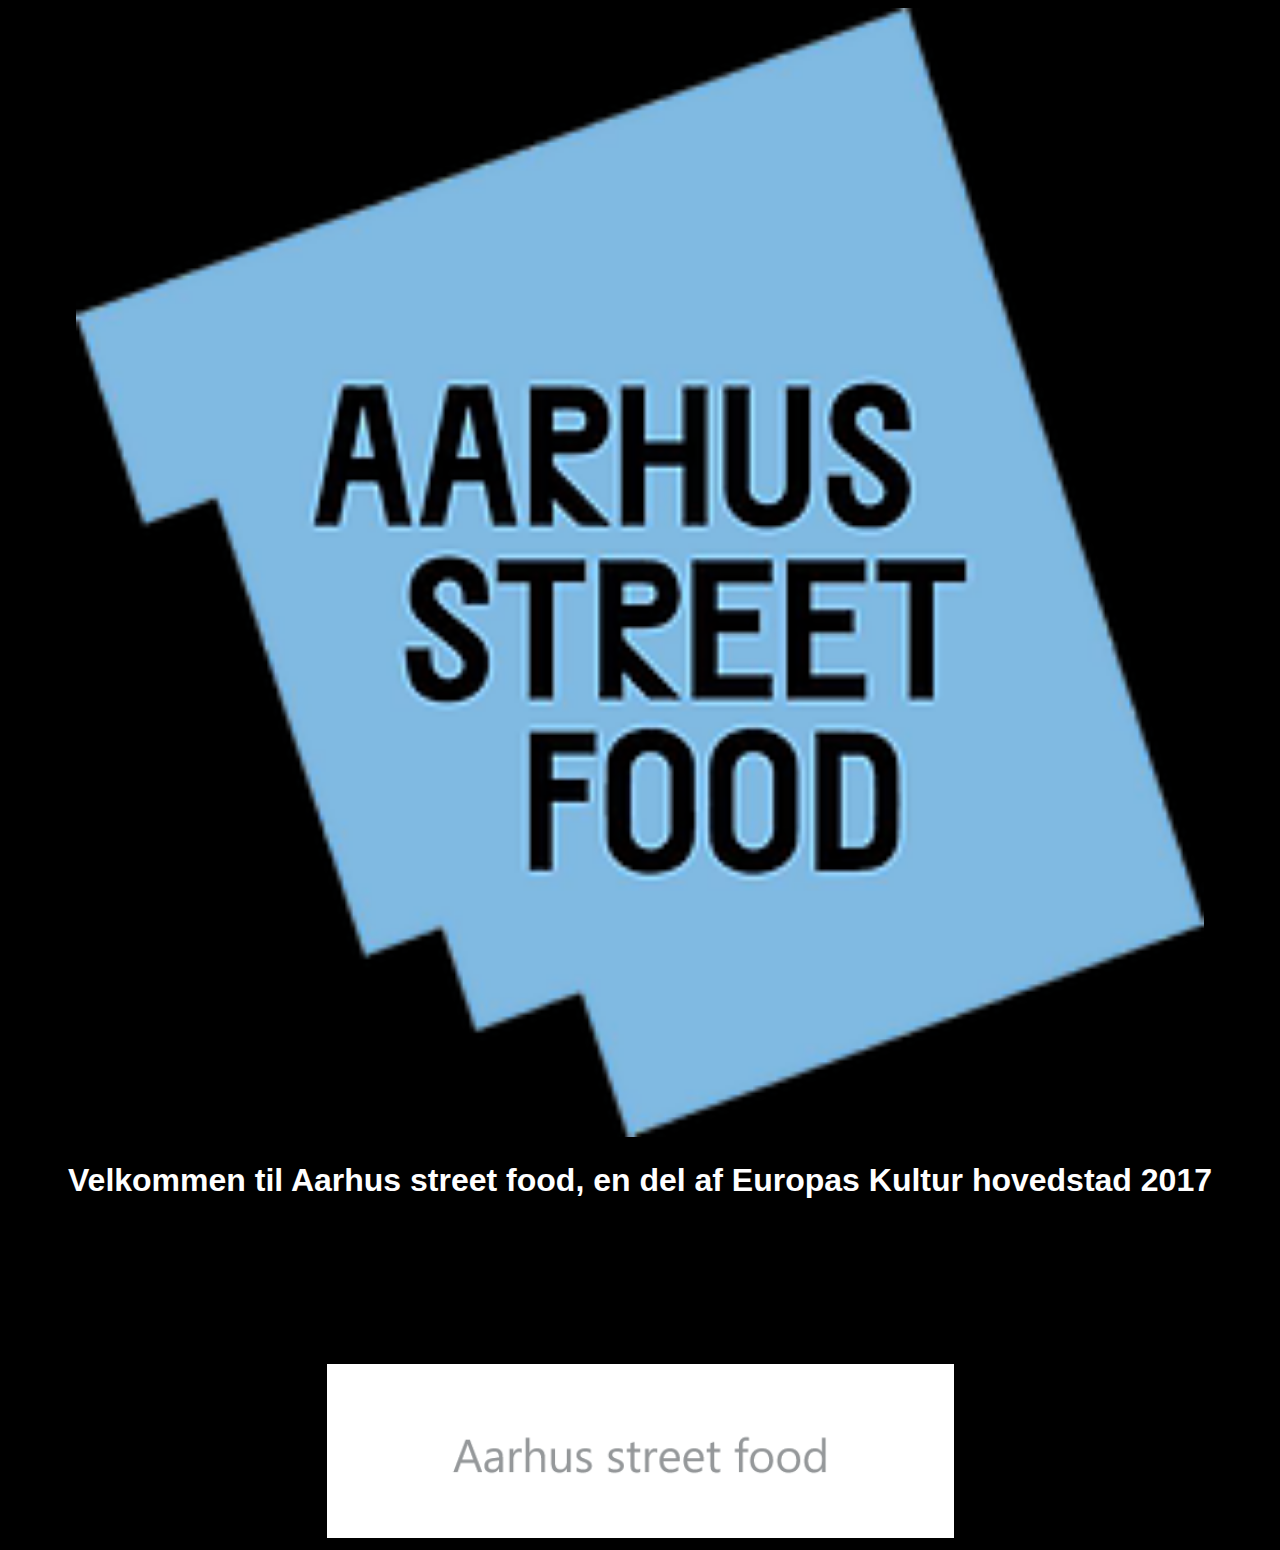
<file: case1/index.html>
<!DOCTYPE html>
<html>
<head>
	<meta charset="utf-8">
	<title>New Project</title>
	<link rel="stylesheet" type="text/css" href="css/style.css">
    <meta name="description" content= "Århus Streetfood, Streetfood, Århus, Mad, Åbningstider, Menu, Århus Kulturby 2017, København, Copenhagen, Kulturby 2017, 2017, Duck It, Pita, Pizza, Tarteletter, Mormors køkken, Nachos, Is, Maps, App, Busstation, Turist Atraktion, ">
</head>
<body class="baggrund">

    <center>
      <img class="billedet" src="images/Aarhus%20street%20food.png" alt="Aarhus street food logo">
        <h1 class="alt-tekst">
            Velkommen til Aarhus street food, en del af Europas Kultur hovedstad 2017
        </h1>
        
        <br/><br/><br/><br/> <br/><br/><br/><br/>
        
        <a href="menu.html">
        <img id="logo" src="images/knap1.png" alt="Street food Aarhus">
        
        </a>
        
        <br/>

        
        
         
        
    </center>





</body>
</html>
</file>
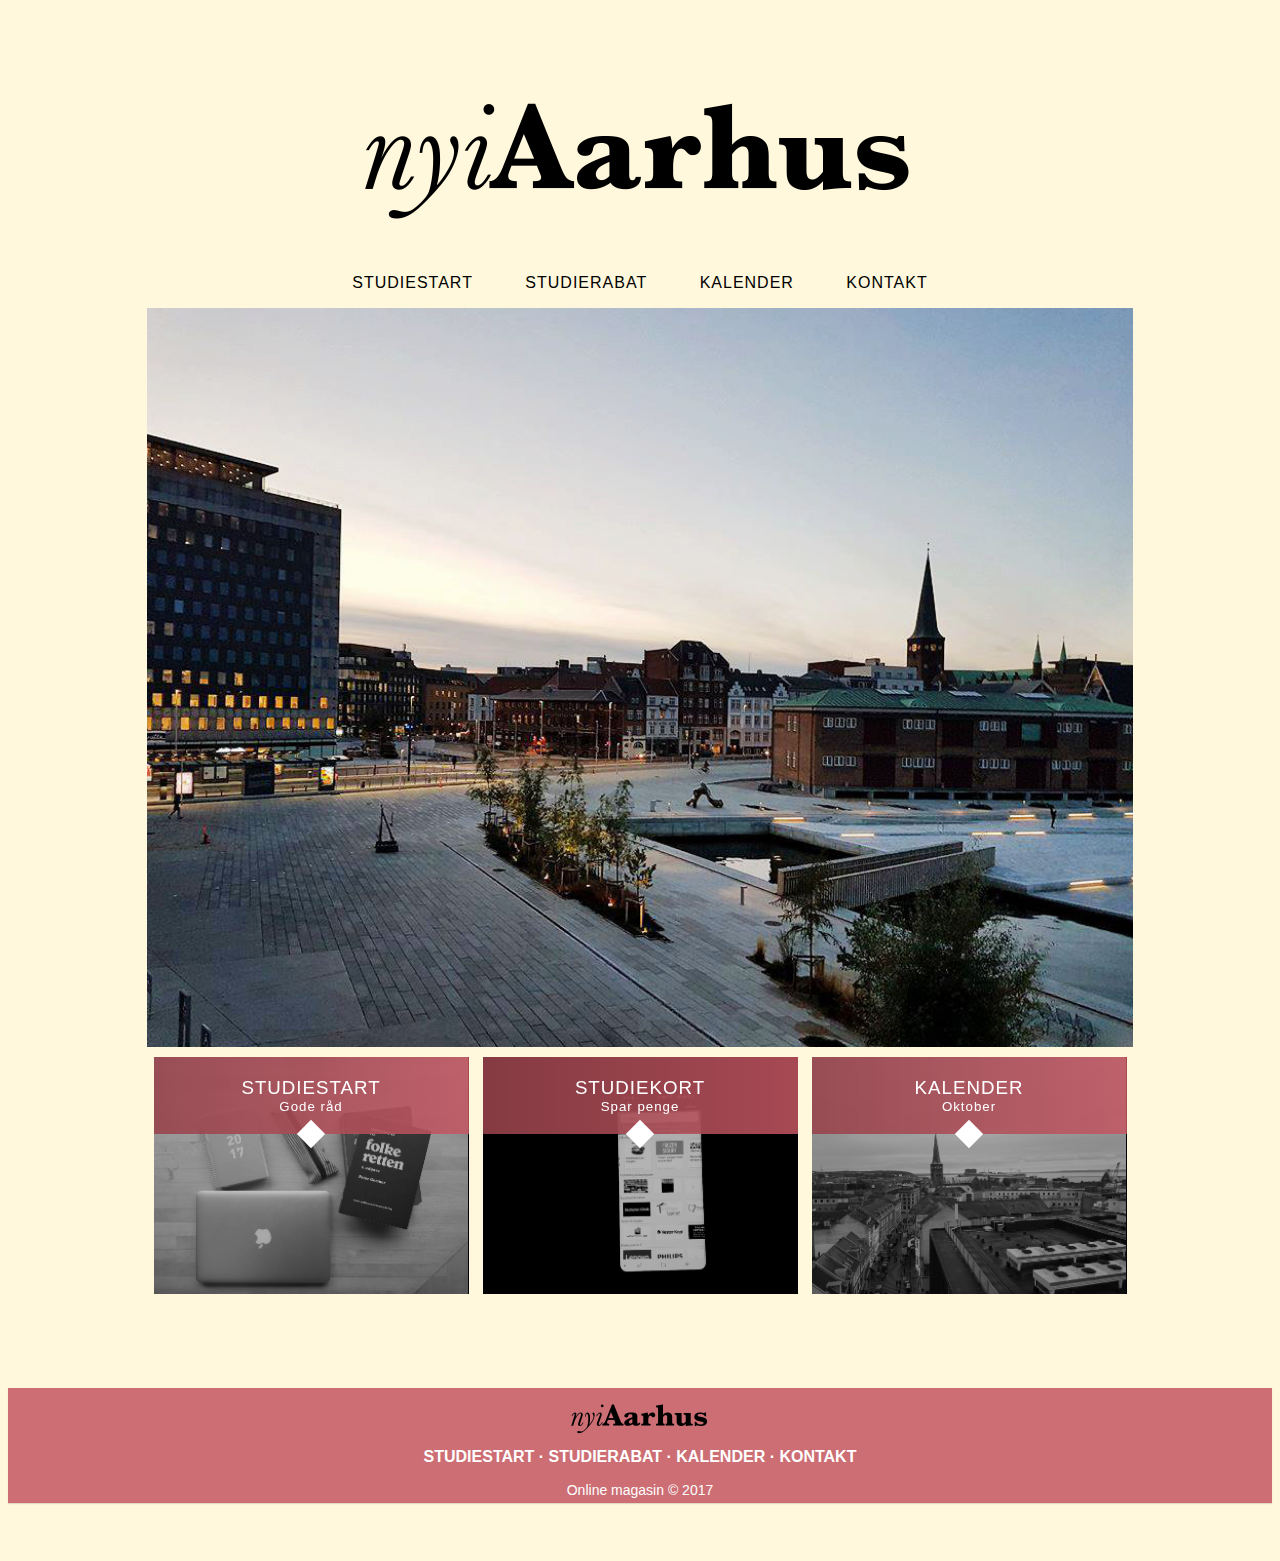
<file: case2/index.html>
<!DOCTYPE html>
<html lang="da">

<head>
    <meta charset="utf-8">
    <meta name="viewport" content="width=device-width, intiale-scale=1.0">
    <title>nyiAarhus</title>
    <link rel="stylesheet" type="text/css" href="css/style.css">
    <meta name="description" content="Studiestart, Studieliv, Aarhus, ny, rabat, studierabat, gode råd, spar penge, gratis arrangementer, billigt, oktober">
</head>

<body>
    <header>
        <a href="index.html">
        <img class="logo" src="images/nyiaarhuslogo.png" alt="aarhuslogo"/>
        </a>

    </header>
    <nav>
        <ul class="snip1135">
            <li><a href="studiestart.html" data-hover="STUDIESTART">STUDIESTART</a></li>
            <li><a href="studierabat.html" data-hover="STUDIERABAT">STUDIERABAT</a></li>
            <li><a href="kalender.html" data-hover="KALENDER">KALENDER</a></li>
            <li><a href="kontakt.html" data-hover="KONTAKT">KONTAKT</a></li>
        </ul>
    </nav>
    <img class="aarhus" src="images/dokk1.jpg" alt="dokk1" />




    <figure class="snip1534">
        <img src="images/studieklar.png" alt="studieklar" />
        <a href="studiestart.html"></a>
        <figcaption>
            <h3>Studiestart</h3>
            <h5>Gode råd</h5>
        </figcaption>
    </figure>
    <figure class="snip1534">
        <img src="images/mobileapp.png" alt="mobilapp" />
        <a href="studierabat.html"></a>
        <figcaption>
            <h3>Studiekort</h3>
            <h5>Spar penge</h5>
        </figcaption>
    </figure>
    <figure class="snip1534"><img src="images/sev%C3%A6rdigheder.png" alt="pr-sample19" />
         <a href="kalender.html"></a>
        <figcaption>
            <h3>Kalender</h3>
            <h5>Oktober</h5>
        </figcaption>
    </figure>
   


    <footer class="footer-distributed">

        <div class="footer-left">



            <img class="aarhusfooter" src="images/nyiaarhuslogo.png" alt="aarhuslogo" />

            <p class="footer-links">
                <a href="studiestart.html">STUDIESTART</a> ·
                <a href="studierabat.html">STUDIERABAT</a> ·
                <a href="kalender.html">KALENDER</a> ·
                <a href="kontakt.html">KONTAKT</a>


            </p>

            <p class="footer-company-name">Online magasin &copy; 2017</p>

            <div class="footer-icons">



            </div>

        </div>
    </footer>
</file>
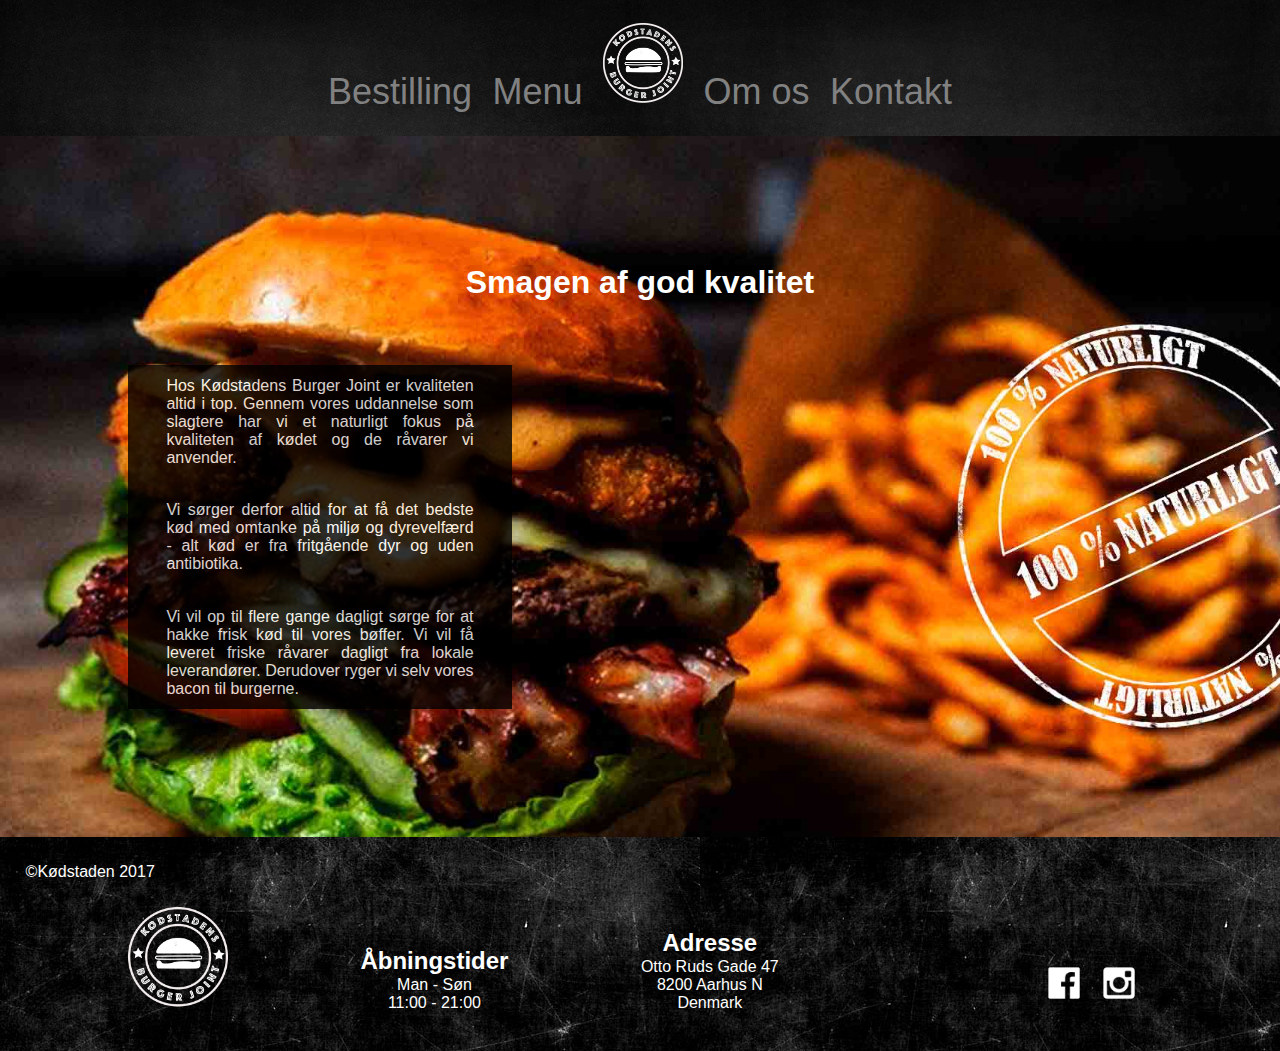
<file: case3/index.html>
<!DOCTYPE html>
<html lang="da">
<head>
    <meta charset="utf-8">
	<title>Kødstadens Burger Joint - Burger - Aarhus</title>
    <link rel="icon" type="logo/png" href="images/logogrey.png"/>
	<link rel="stylesheet" type="text/css" href="css/style.css">
    <meta name="description" content="Kødstadens Burger Joint, Vores kød er friskhakket og alle vores ingredienser er økologiske. 100% hjemmelavet">
    <meta name="viewport" content="width=device-width, initial-scale=1">
</head>
    
<body class="index">
    <header>
             <div id="myNav" class="overlay">
  <a href="javascript:void(0)" class="closebtn" onclick="closeNav()">&times;</a>
  <div class="overlay-content">
    <a class="vis-ikke" href="index.html">Forside</a>
    <a href="bestilling.html">Bestilling</a>
    <a href="menu.html">Menu</a>
       <a href="index.html">
          <img class="pc-logo" src="images/logo.png" alt="Logo" width="80"></a>
    <a href="about.html">Om os</a>
    <a href="contact.html">Kontakt</a>
  </div>
</div>

<span style="font-size:30px;cursor:pointer" onclick="openNav()">&#9776; </span>

<script>
function openNav() {
    document.getElementById("myNav").style.width = "100%";
}

function closeNav() {
    document.getElementById("myNav").style.width = "0%";
}
</script>
        <img class="logo" src="images/logo.png" alt="Logo">
        <nav class="menu">
         <ul>
               <li><a href="bestilling.html">Bestilling</a></li>
               <li><a href="menu.html">Menu</a></li>
               <li><a href="about.html">Om os</a></li>
               <li><a href="contact.html">Kontakt</a></li>
        
         </ul> 
   </nav>
    
    </header>
    <div class="webtext">
    <h1 class="h1web">
    Smagen af god kvalitet
    </h1>
        <div class="transbox">
         <p class="footertext">
         Hos Kødstadens Burger Joint er kvaliteten altid i top. Gennem vores uddannelse som slagtere har vi et naturligt fokus på kvaliteten af kødet og de råvarer vi anvender.
         </p>
         <p class="footertext">
          Vi sørger derfor altid for at få det bedste kød med omtanke på miljø og dyrevelfærd - alt kød er fra fritgående dyr og uden antibiotika.
         </p>
         <p class="footertext">
         Vi vil op til flere gange dagligt sørge for at hakke frisk kød til vores bøffer. Vi vil få leveret friske råvarer dagligt fra lokale leverandører. Derudover ryger vi selv vores bacon til burgerne.
         </p>
        </div>
    </div>
     <footer>
    <p class="copyright">
        &copy;Kødstaden 2017
        </p>
         
        <div class="footersamling">
         <img class="logofooter" src="images/logo.png" alt="Logo" width="100">
            <div class="footersamling2">
            <h2>
            Åbningstider
            </h2>
            <p>
            Man - Søn<br> 11:00 - 21:00
            </p>
         </div>
         <div class="footersamling3">
         <h2>
        Adresse     
        </h2>
        <p>
        Otto Ruds Gade 47<br> 8200 Aarhus N<br> Denmark
        </p>
         </div>
        
        <div class="media">
        <a href="https://www.facebook.com/koedstadensburgerjoint/" target="_blank">
            <img src="images/facebook.png" width="50" alt="Facebook"></a>
        <a href="https://www.instagram.com/?hl=en" target="_blank">
            <img src="images/instagram.png" width="50" alt="Instagram"></a> 
        </div>  
         </div>

       
         
    </footer>
    
</body>
</html>
</file>
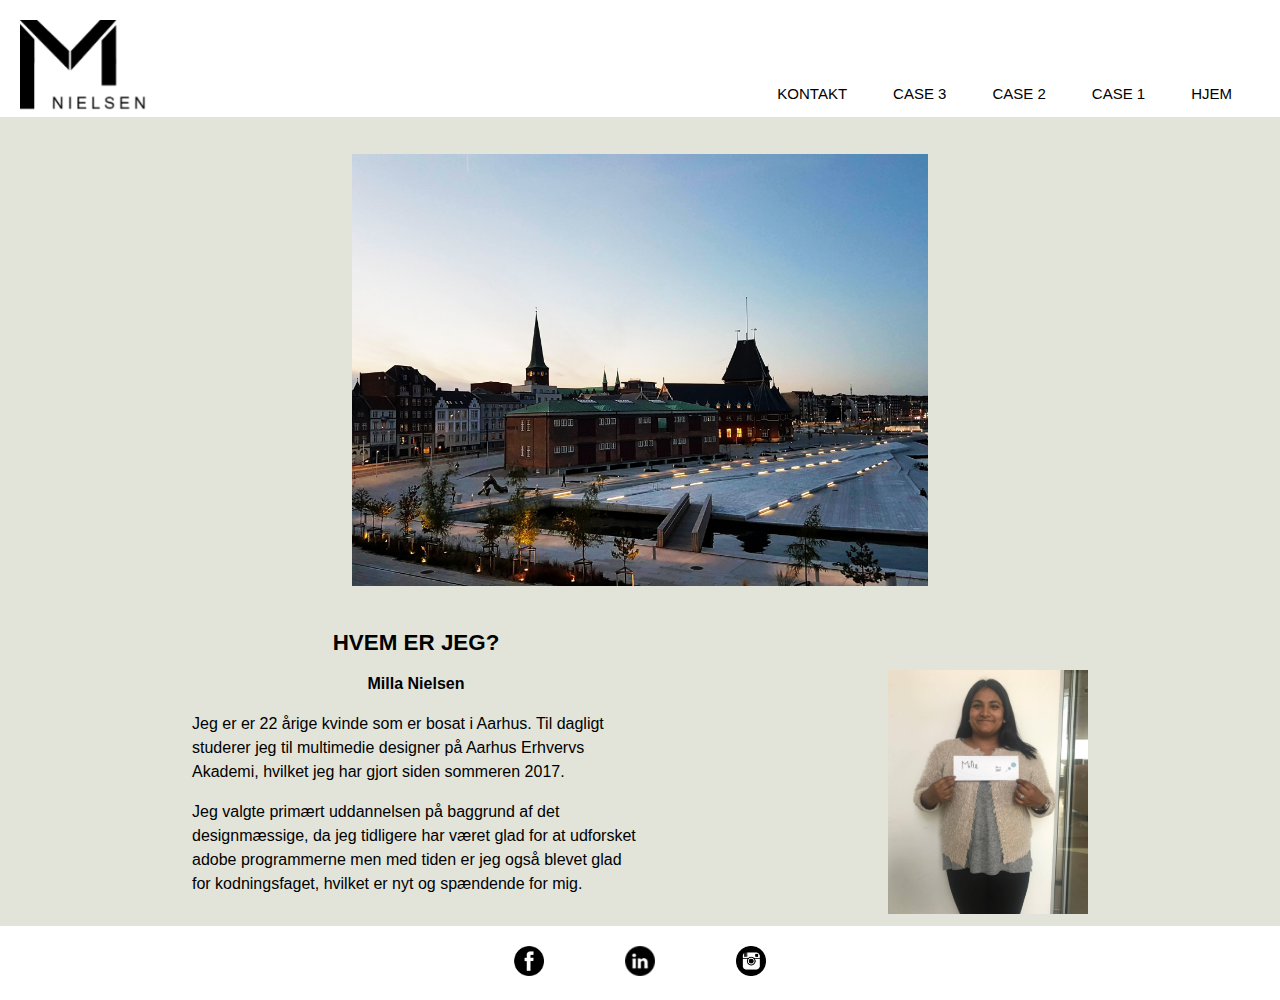
<file: case4eksamen/index.html>
<!DOCTYPE html>
<html lang="da">

<head>
    <meta charset="utf-8">
    <meta name="viewport" content="width=device-width, intiale-scale=1.0">
    <title>Milla N</title>
    <link rel="stylesheet" type="text/css" href="css/style.css">
    <link rel="icon" href="images/Logomnielsen.png">
    <meta name="description" content="Mit navn er Milla Nielsen og dette er min multimediedesigner portfolio.">
</head>

<body>
    <header>
        <a href="index.html">
        <img class="logoheader" src="images/Logomnielsen.png" alt="logo">
</a>

        <input class="burger-check" id="burger-check" type="checkbox"><label for="burger-check" class="burger"></label>
        <nav id="navigation1" class="navigation">
            <ul class="menu">
                <li class="active"><a href="index.html">Hjem</a></li>
                <li><a href="case1.html">Case 1</a></li>
                <li><a href="case2.html">Case 2</a></li>
                <li><a href="case3.html">Case 3</a></li>
                <li class="ommigmenu"><a href="ommig.html">Om mig</a></li>
                <li><a href="kontakt.html">Kontakt</a></li>
            </ul>
        </nav>
    </header>
    <div class="indhold">
        <img class="forsidebillede" src="images/aarhusudenlogo.png" alt="forsidebillede">

        <div class="tekst">
            <img class="migselv" src="images/millanielsen.png" alt="migselv">
            <div class="brodtext">
                <h1>Hvem er jeg?</h1>
                <p class="mitnavn">Milla Nielsen</p>
                <p>Jeg er er 22 årige kvinde som er bosat i Aarhus. Til dagligt studerer jeg til multimedie designer på Aarhus Erhvervs Akademi, hvilket jeg har gjort siden sommeren 2017. </p>

                <p>Jeg valgte primært uddannelsen på baggrund af det designmæssige, da jeg tidligere har været glad for at udforsket adobe programmerne men med tiden er jeg også blevet glad for kodningsfaget, hvilket er nyt og spændende for mig.</p>
            </div>

        </div>
    </div>

    <footer>
        <a href=https://www.facebook.com><img src="images/facebooklogo.png" alt="facebooklogo"></a>
        <a href=https://www.linkedin.com/uas/login><img src="images/linkinlogo.png" alt="linkinlogo"></a>
        <a href=https://www.instagram.com/?hl><img src="images/instalogo.png" alt="instagramlogo"></a>
    </footer>

</body>

</html>
</file>
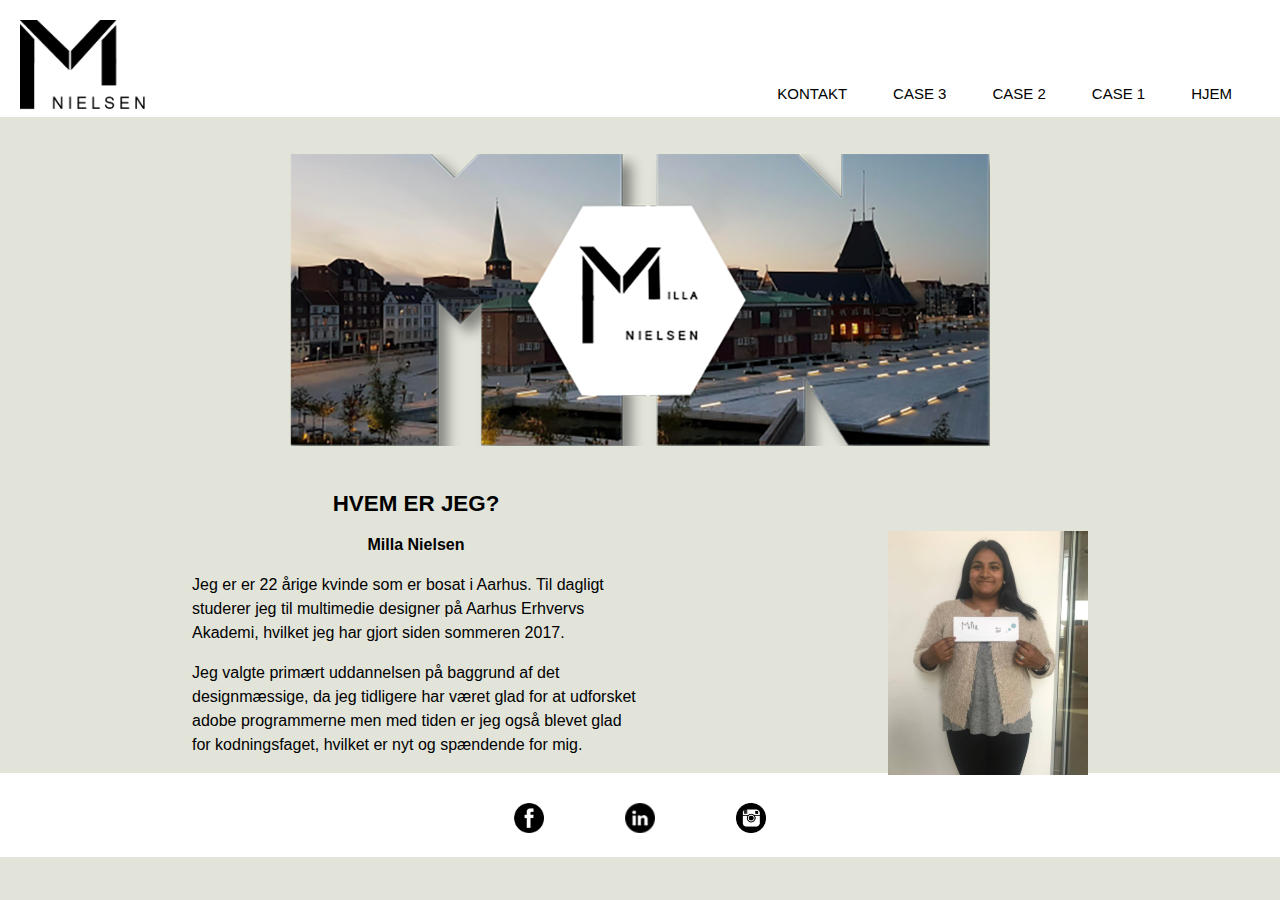
<file: case4eksamen/case4eksamen/index.html>
<!DOCTYPE html>
<html lang="da">

<head>
    <meta charset="utf-8">
    <meta name="viewport" content="width=device-width, intiale-scale=1.0">
    <title>Milla N</title>
    <link rel="stylesheet" type="text/css" href="css/style.css">
    <link rel="icon" href="images/Logomnielsen.png">
    <meta name="description" content="Mit navn er Milla Nielsen og dette er min multimediedesigner portfolio.">
</head>

<body>
    <header>
        <a href="index.html">
        <img class="logoheader" src="images/Logomnielsen.png" alt="logo">
</a>

        <input class="burger-check" id="burger-check" type="checkbox"><label for="burger-check" class="burger"></label>
        <nav id="navigation1" class="navigation">
            <ul class="menu">
                <li class="active"><a href="index.html">Hjem</a></li>
                <li><a href="case1.html">Case 1</a></li>
                <li><a href="case2.html">Case 2</a></li>
                <li><a href="case3.html">Case 3</a></li>
                <li class="ommigmenu"><a href="ommig.html">Om mig</a></li>
                <li><a href="kontakt.html">Kontakt</a></li>
            </ul>
        </nav>
    </header>
    <div class="indhold">
        <img class="forsidebillede" src="images/forsidemnlogo.png" alt="forsidebillede">

        <div class="tekst">
            <img class="migselv" src="images/millanielsen.png" alt="migselv">
            <div class="brodtext">
                <h1>Hvem er jeg?</h1>
                <p class="mitnavn">Milla Nielsen</p>
                <p>Jeg er er 22 årige kvinde som er bosat i Aarhus. Til dagligt studerer jeg til multimedie designer på Aarhus Erhvervs Akademi, hvilket jeg har gjort siden sommeren 2017. </p>

                <p>Jeg valgte primært uddannelsen på baggrund af det designmæssige, da jeg tidligere har været glad for at udforsket adobe programmerne men med tiden er jeg også blevet glad for kodningsfaget, hvilket er nyt og spændende for mig.</p>
            </div>

        </div>
    </div>

    <footer>
        <a href=https://www.facebook.com><img src="images/facebooklogo.png" alt="facebooklogo"></a>
        <a href=https://www.linkedin.com/uas/login><img src="images/linkinlogo.png" alt="linkinlogo"></a>
        <a href=https://www.instagram.com/?hl><img src="images/instalogo.png" alt="instagramlogo"></a>
    </footer>

</body>

</html>
</file>
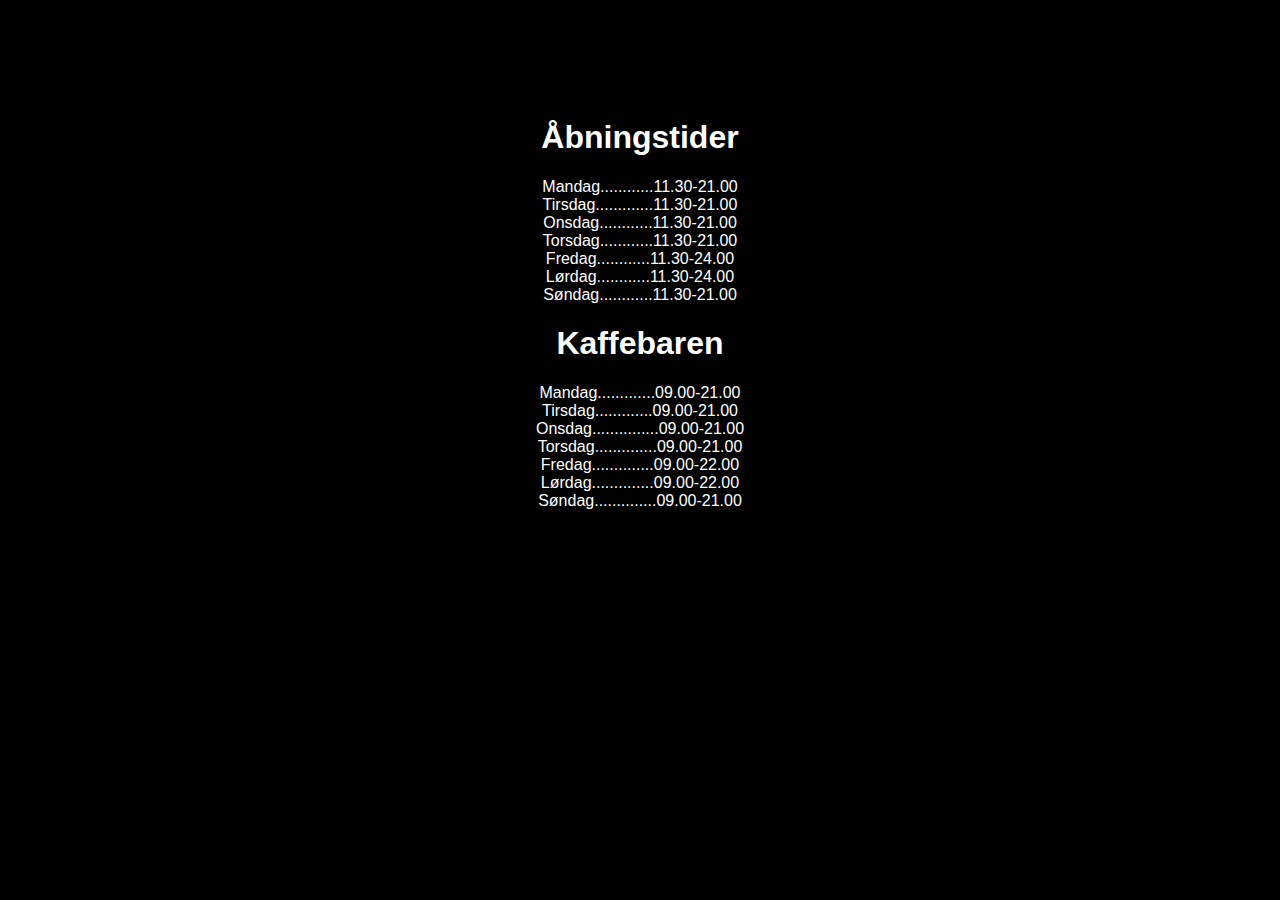
<file: case1/aabningstider.html>
<!DOCTYPE html>
<html>
<head>
	<meta charset="utf-8">
	<title>New Project</title>
	<link rel="stylesheet" type="text/css" href="css/style.css">
    <meta name="description" content= "Århus Streetfood, Streetfood, Århus, Mad, Åbningstider, Menu, Århus Kulturby 2017, København, Copenhagen, Kulturby 2017, 2017, Duck It, Pita, Pizza, Tarteletter, Mormors køkken, Nachos, Is, Maps, App, Busstation, Turist Atraktion, ">
</head>
<body class="baggrund">

    <center>

        
   <br/> <br/> <br/> <br/> <br/>



     <h1 class="alt-tekst">
    Åbningstider
    </h1>
    
    <p class="alt-tekst" class="pow">
    
Mandag............11.30-21.00 <br/>
Tirsdag.............11.30-21.00   <br/>
Onsdag............11.30-21.00 <br/>
Torsdag............11.30-21.00<br/>
Fredag............11.30-24.00<br/>
Lørdag............11.30-24.00<br/>
Søndag............11.30-21.00        
        
    </p>

    <h1 class="alt-tekst"> Kaffebaren</h1>

<p class="alt-tekst">
Mandag.............09.00-21.00 <br/>
Tirsdag.............09.00-21.00<br/>
Onsdag...............09.00-21.00<br/>
Torsdag..............09.00-21.00<br/>
Fredag..............09.00-22.00<br/>
Lørdag..............09.00-22.00<br/>
Søndag..............09.00-21.00<br/>
    
       
    </center>
    
    
    
    
    
    </p>

</body>
</html>
</file>
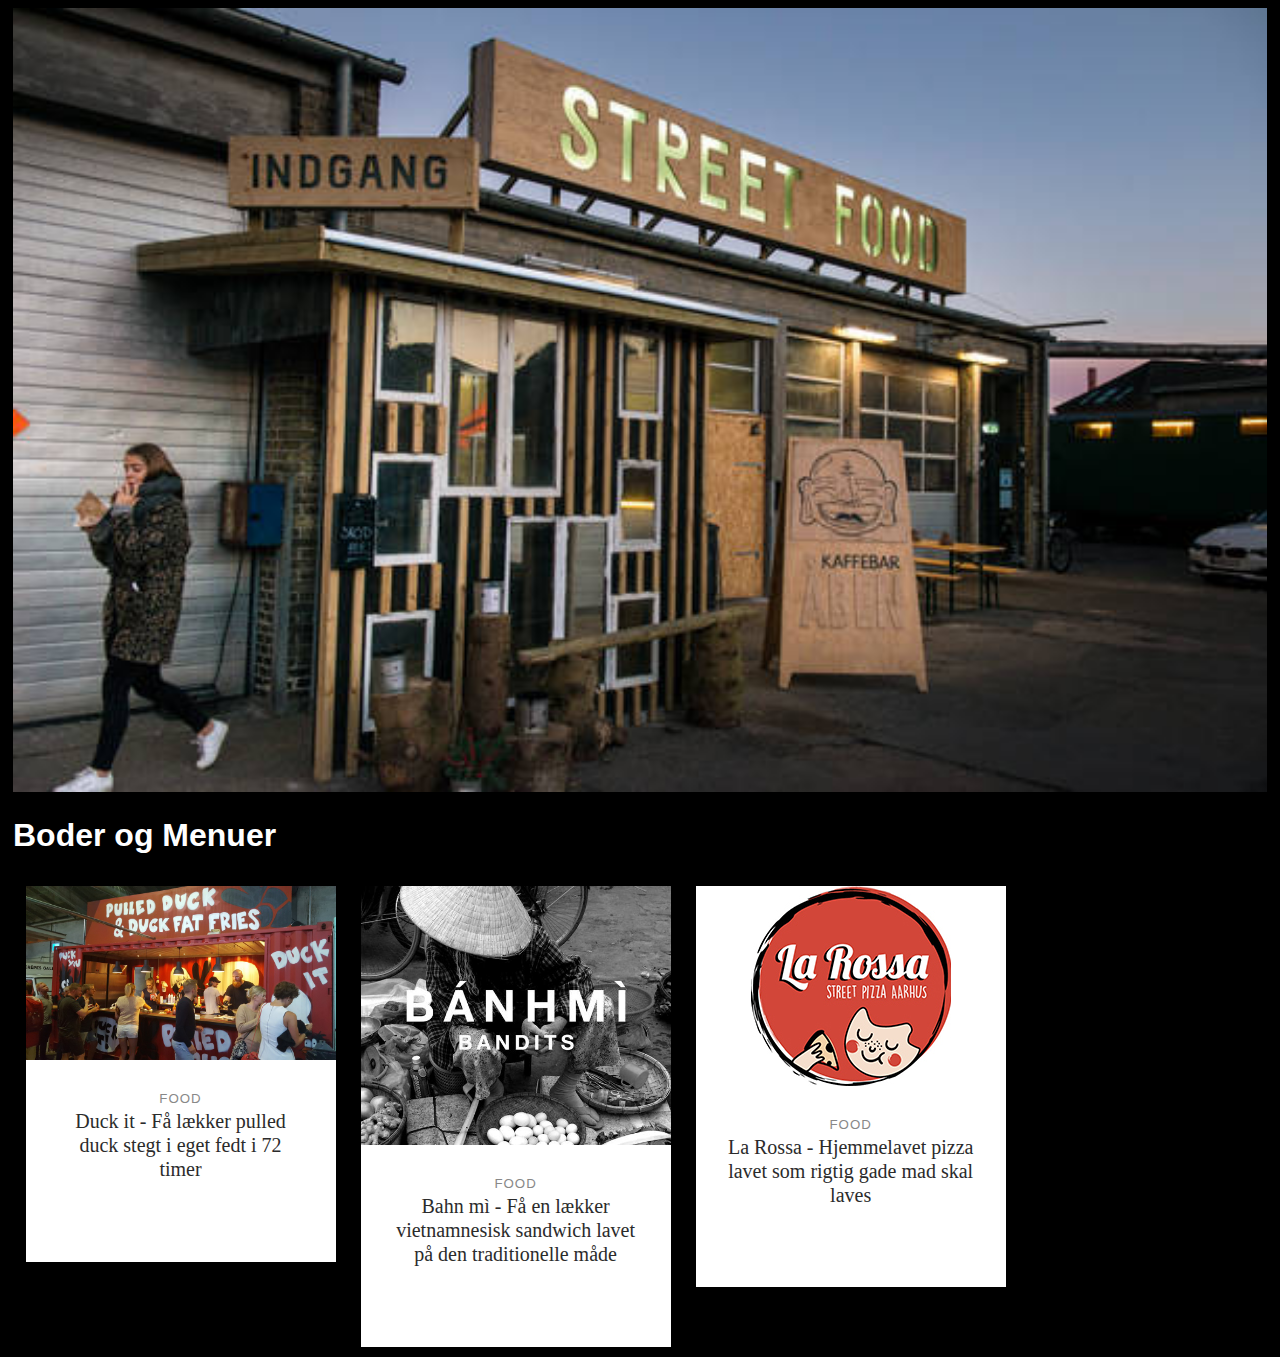
<file: case1/boder.html>
<!DOCTYPE html>
<html>
<head>
	<meta charset="utf-8">
	<title>New Project</title>
	<link rel="stylesheet" type="text/css" href="css/style.css">
    <meta name="description" content= "Århus Streetfood, Streetfood, Århus, Mad, Åbningstider, Menu, Århus Kulturby 2017, København, Copenhagen, Kulturby 2017, 2017, Duck It, Pita, Pizza, Tarteletter, Mormors køkken, Nachos, Is, Maps, App, Busstation, Turist Atraktion, ">
</head>
<body class="baggrund">

    <img id="billedebod" src="images/streetfood.jpg">
    
  <h1 class="alt-tekst">
    Boder og Menuer
    </h1>
    
    
    <figure class="snip1518">
  <div class="image"><img src="images/duck%20it.jpg"    alt="sample101" /></div>
  <figcaption>
    <h5>Food</h5>
    <h3> Duck it - Få lækker pulled duck stegt i eget fedt i 72 timer</h3>
    <footer>
      <div class="icons">

      </div>
    </footer>
  </figcaption>
  <a href="#"></a>
</figure>
    
    
<figure class="snip1518 hover">
  <div class="image"><img src="images/banh%20mi.jpg" alt="sample99" /></div>
  <figcaption>
    <h5>food</h5>
    <h3>Bahn mì - Få en lækker vietnamnesisk sandwich lavet på den traditionelle måde</h3>
    <footer>
      <div class="icons">
      </div>
    </footer>
  </figcaption>
  <a href="#"></a>
</figure>
    
    
<figure class="snip1518">
  <div class="image"><img src="images/la%20rossa.jpg" alt="sample107" /></div>
  <figcaption>
    <h5>food</h5>
    <h3> La Rossa - Hjemmelavet pizza lavet som rigtig gade mad skal laves</h3>
    <footer>

      <div class="icons">
    
      </div>
    </footer>
  </figcaption>
  <a href="#"></a>
</figure>


</body>
</html>
</file>
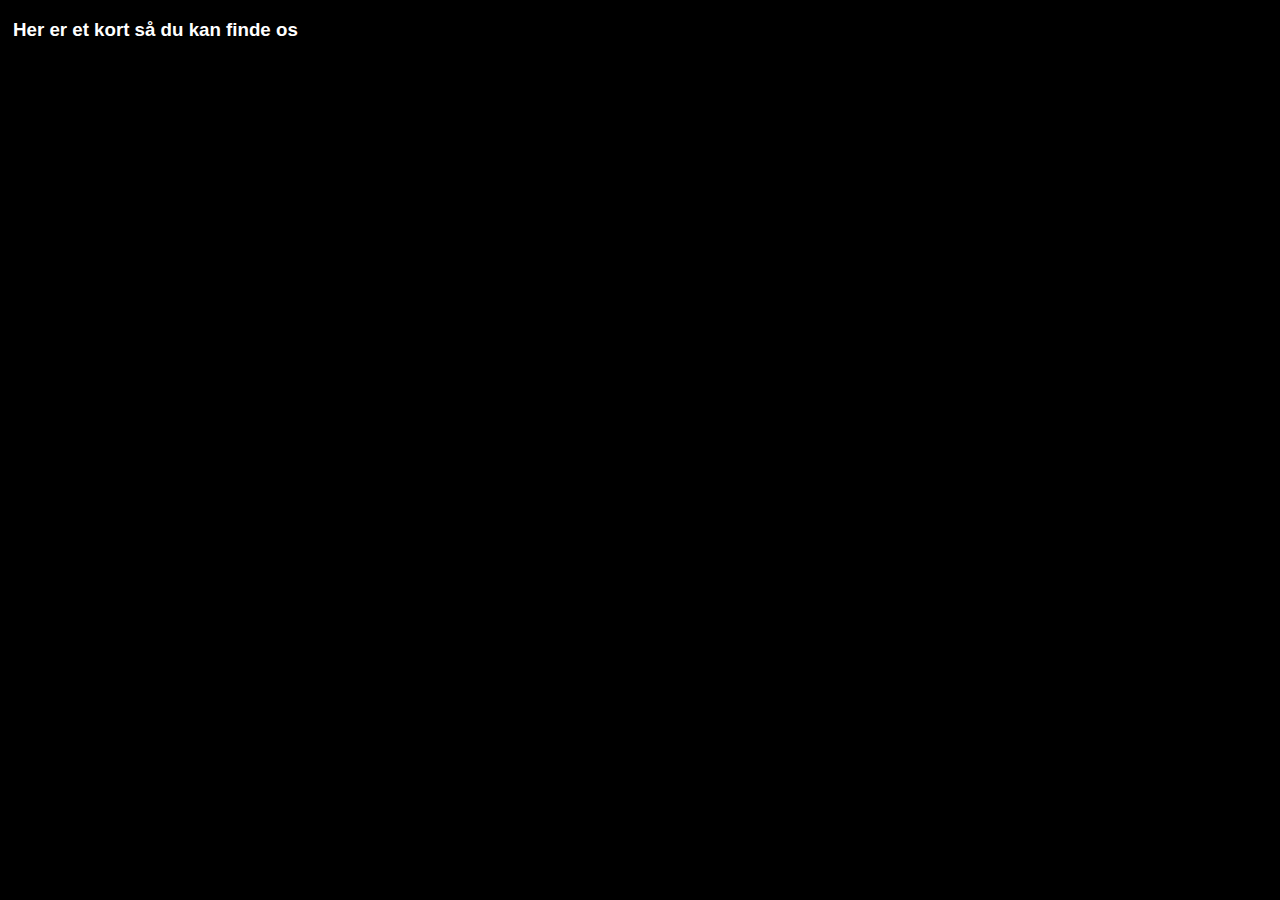
<file: case1/hvor.html>
<!DOCTYPE html>
<html>
<head>
	<meta charset="utf-8">
	<title>New Project</title>
    <meta name="viewport" content="width=device-width, initial-scale=1.0">
	<link rel="stylesheet" type="text/css" href="css/style.css">
    <meta name="description" content= "Århus Streetfood, Streetfood, Århus, Mad, Åbningstider, Menu, Århus Kulturby 2017, København, Copenhagen, Kulturby 2017, 2017, Duck It, Pita, Pizza, Tarteletter, Mormors køkken, Nachos, Is, Maps, App, Busstation, Turist Atraktion, ">
</head>
<body class="baggrund">
    
<h3 class="alt-tekst">Her er et kort så du kan finde os</h3>

    <iframe width="350px" height="600px" style="border:0"
src="https://www.google.com/maps/embed/v1/directions?origin=place_id:EiRSaW5ndmVqIFN5ZCwgODI3MCBIw7hqYmplcmcsIERhbm1hcms&destination=Aarhus+Street+Food&key=AIzaSyCpn5JfKGtzryHaX1r77-O1yJF4kCE-t_g" allowfullscreen></iframe>
    
</body>
</html>
</file>
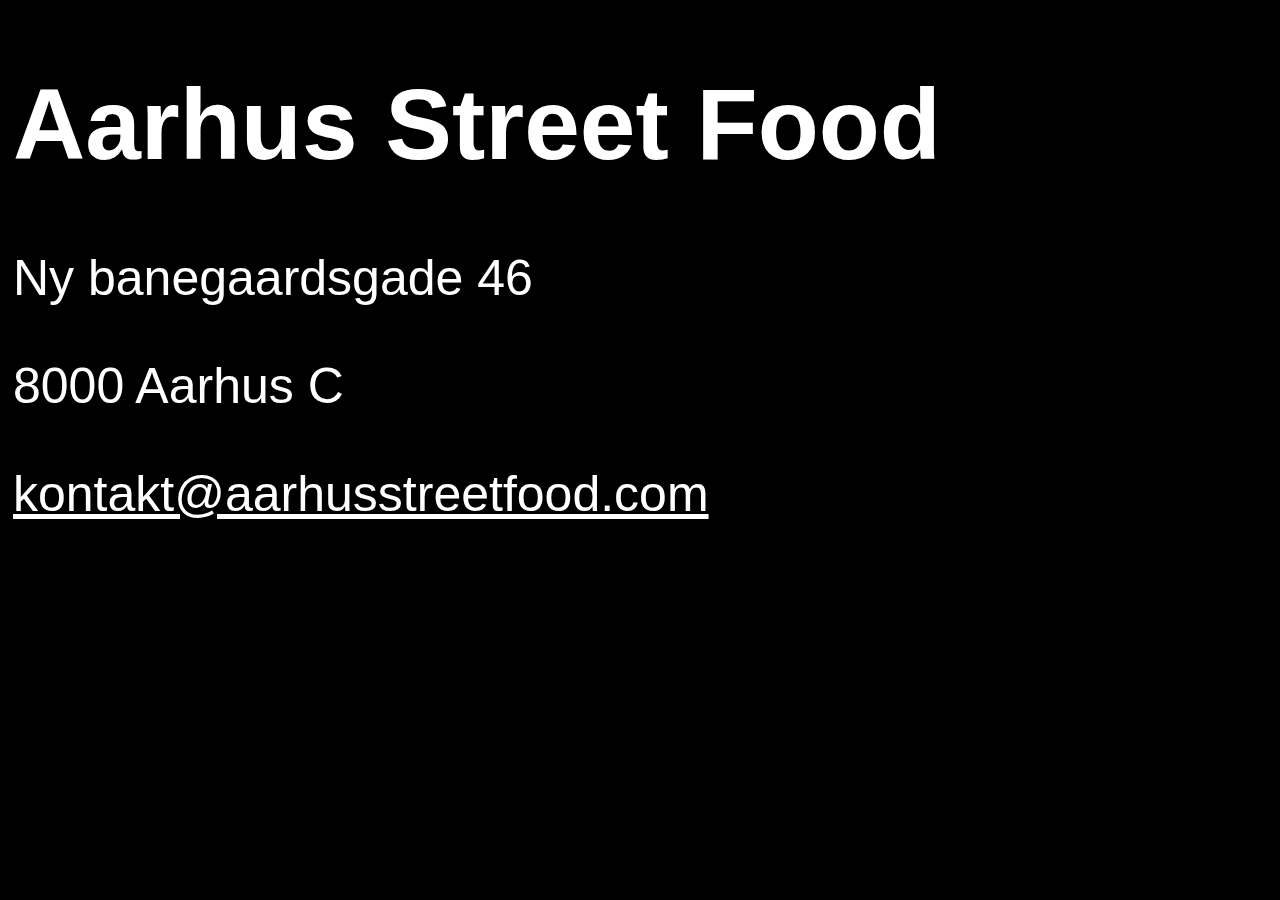
<file: case1/kontakt.html>
<!DOCTYPE html>
<html>
<head>
	<meta charset="utf-8">
	<title>New Project</title>
	<link rel="stylesheet" type="text/css" href="css/style.css">
    <meta name="description" content= "Århus Streetfood, Streetfood, Århus, Mad, Åbningstider, Menu, Århus Kulturby 2017, København, Copenhagen, Kulturby 2017, 2017, Duck It, Pita, Pizza, Tarteletter, Mormors køkken, Nachos, Is, Maps, App, Busstation, Turist Atraktion, ">
</head>
<body class="baggrund">

<div class="alt-tekst">
    
    
    <h1 id="blah"> Aarhus Street Food</h1>

    <p class="stor-tekst"> Ny banegaardsgade 46</p>
    <p class="stor-tekst"> 8000 Aarhus C</p>
    <a href="mailto:kontakt@aarhusstreetfood.com" class="stor-tekst" class="alt-tekst" id="kapow">kontakt@aarhusstreetfood.com
    </a>
    
    </div>


</body>
</html>
</file>
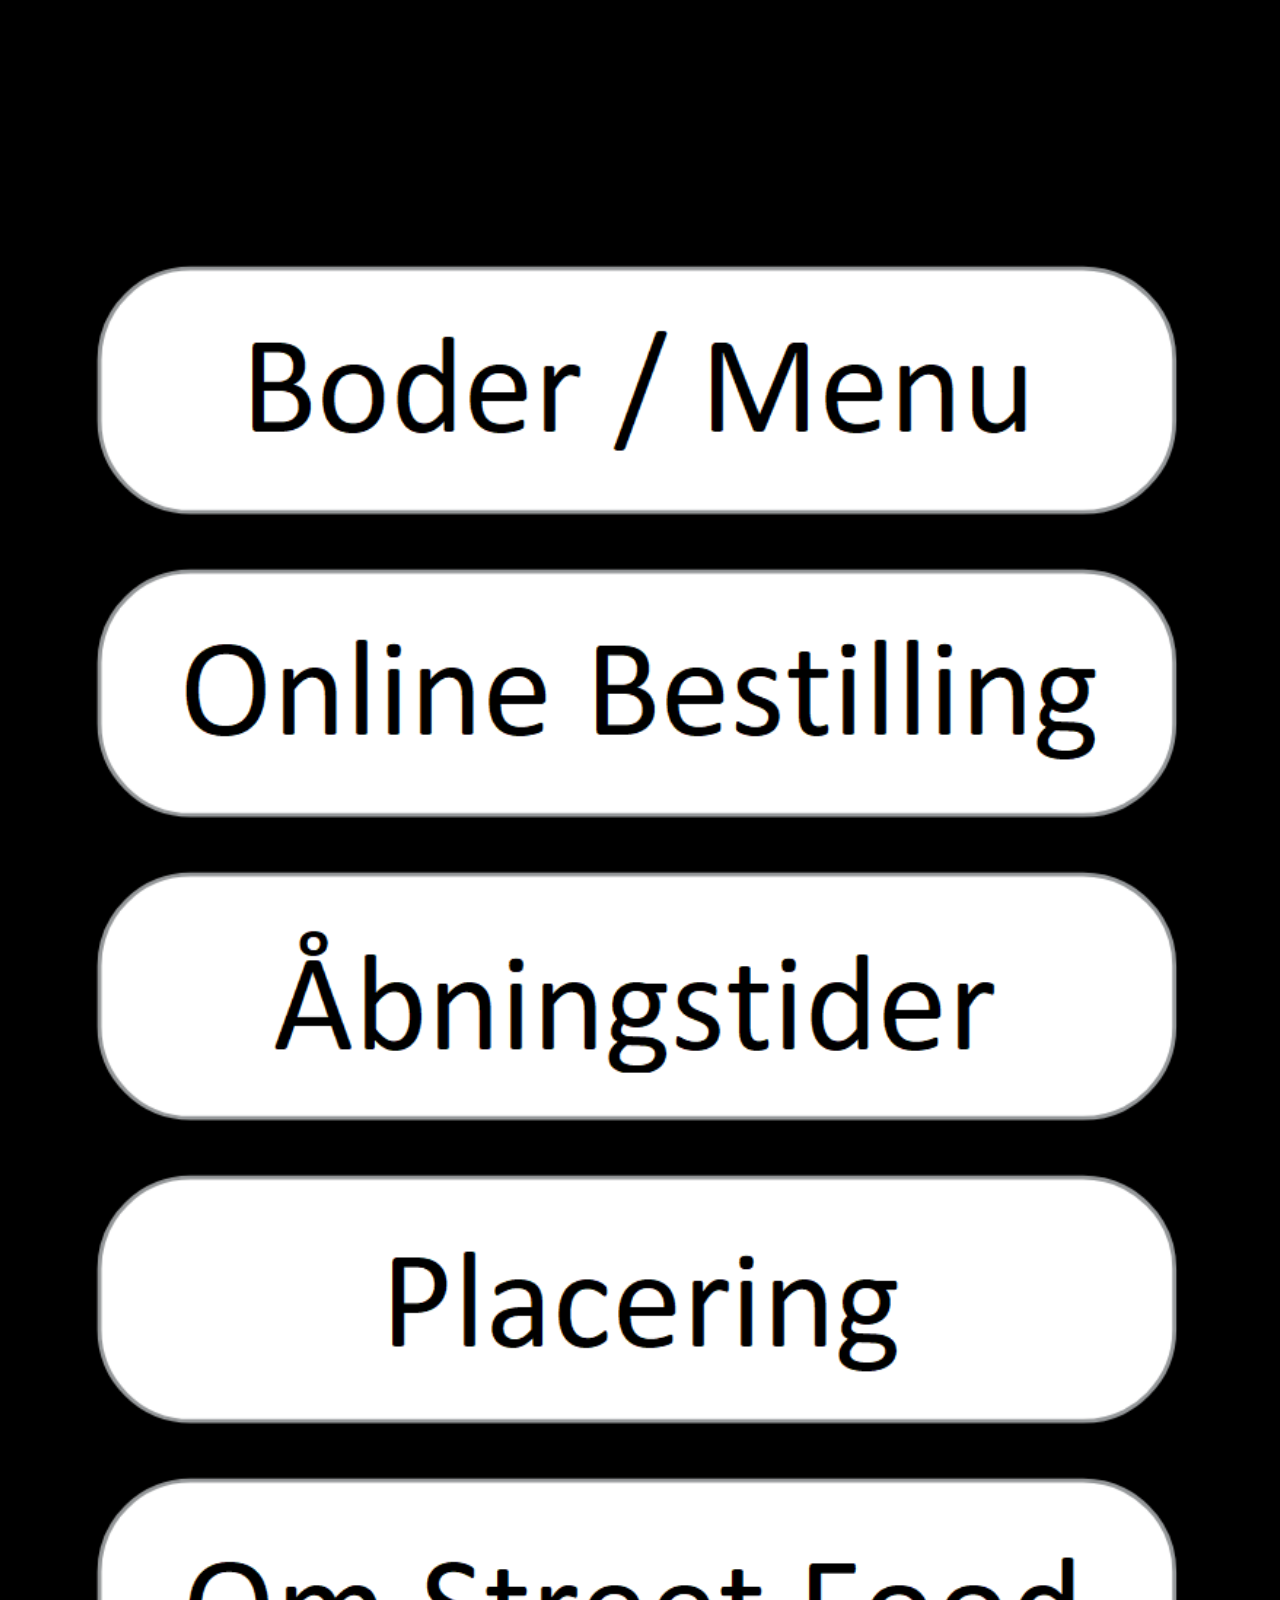
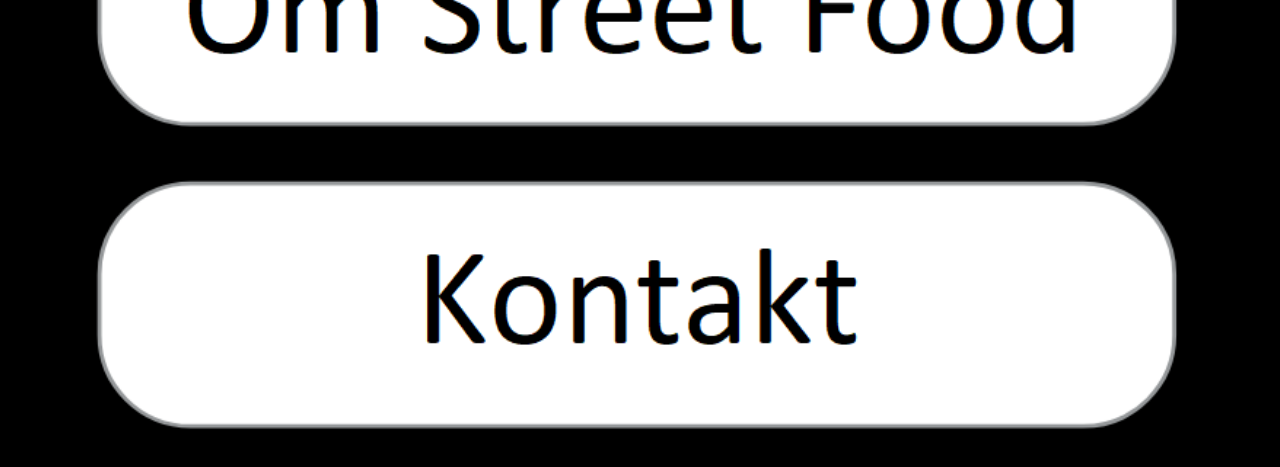
<file: case1/menu.html>
<!DOCTYPE html>
<html>
<head>
	<meta charset="utf-8">
	<title>New Project</title>
	<link rel="stylesheet" type="text/css" href="css/style.css">
    <meta name="description" content= "Århus Streetfood, Streetfood, Århus, Mad, Åbningstider, Menu, Århus Kulturby 2017, København, Copenhagen, Kulturby 2017, 2017, Duck It, Pita, Pizza, Tarteletter, Mormors køkken, Nachos, Is, Maps, App, Busstation, Turist Atraktion, ">
</head>
<body class="baggrund">

    <br/> <br/><br/><br/><br/><br/><br/><br/><br/><br/><br/><br/><br/>
    <center>
 
        <a href="boder.html">
        <img class="billedet" src="images/knap-boder.png" alt="boder knap">
        </a>
        
        <br/>
        
        <a href="#">
        <img class="billedet" src="images/knap-online.png" alt="online bestilling knap">
        </a>
        
        <br/>
        
        <a href="aabningstider.html">
        <img class="billedet" src="images/knap-aabningstider.png" alt="aabningstider knap">
        </a>
        
        <br/>
        
        <a href="hvor.html">
        <img class="billedet" src="images/knap-hvor.png" alt="hvor knap">
        </a>
        
        <br/>
        
        <a href="om.html">
        <img class="billedet" src="images/knap-om.png" alt="om knap">
        </a>
        
        <br/>
        
        <a href="kontakt.html">
        <img class="billedet" src="images/knap-kontakt.png" alt="kontakt knap">
        </a>
        
        
         
        
    </center>





</body>
</html>
</file>
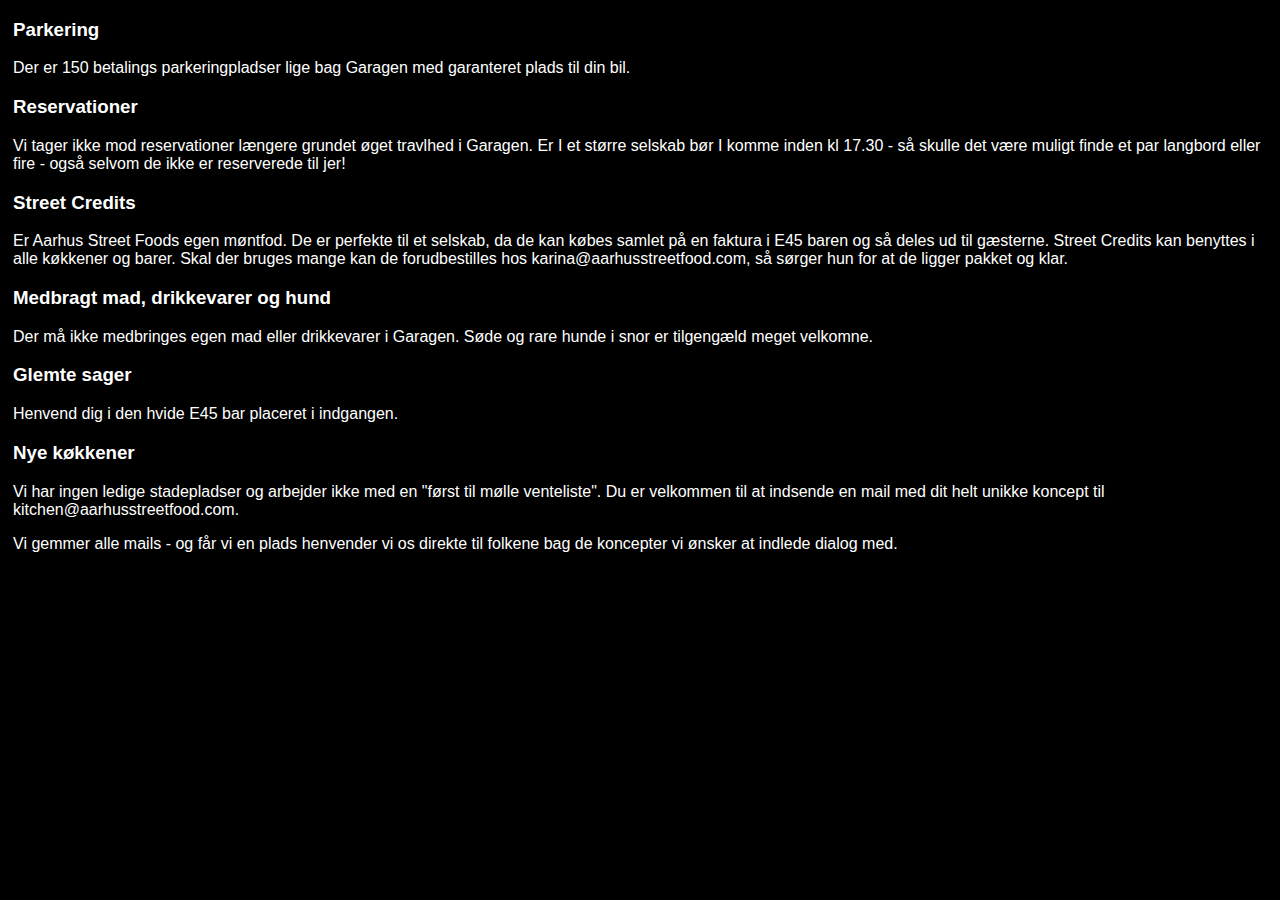
<file: case1/om.html>
<!DOCTYPE html>
<html>
<head>
	<meta charset="utf-8">
	<title>New Project</title>
	<link rel="stylesheet" type="text/css" href="css/style.css">
    <meta name="description" content= "Århus Streetfood, Streetfood, Århus, Mad, Åbningstider, Menu, Århus Kulturby 2017, København, Copenhagen, Kulturby 2017, 2017, Duck It, Pita, Pizza, Tarteletter, Mormors køkken, Nachos, Is, Maps, App, Busstation, Turist Atraktion, ">
</head>
<body class="baggrund">

    <div class="alt-tekst">
    <h3>Parkering </h3>
    <p>Der er 150 betalings parkeringpladser lige bag Garagen med garanteret plads til din bil.</p>
 
    <h3>Reservationer</h3>
    <p>Vi tager ikke mod reservationer længere grundet øget travlhed i Garagen.  Er I et større selskab bør I komme inden kl 17.30 - så skulle det være muligt finde et par langbord eller fire - også selvom de ikke er reserverede til jer!</p>

                     <h3>Street Credits</h3>
    <p>Er Aarhus Street Foods egen møntfod.  De er perfekte til et selskab, da de kan købes samlet på en faktura i E45 baren og så deles ud til gæsterne.  Street Credits kan benyttes i alle køkkener og barer.  
        Skal der bruges mange kan de forudbestilles hos karina@aarhusstreetfood.com, så sørger hun for at de ligger pakket og klar.</p>

                      <h3>Medbragt mad, drikkevarer og hund</h3>
    <p>Der må ikke medbringes egen mad eller drikkevarer i Garagen.  
        Søde og rare hunde i snor er tilgengæld meget velkomne.</p>

                                          <h3>Glemte sager</h3>
<p>Henvend dig i den hvide E45 bar placeret i indgangen.</p>

                         <h3>Nye køkkener</h3>
<p>Vi har ingen ledige stadepladser og arbejder ikke med en "først til mølle venteliste".  Du er velkommen til at indsende en mail med dit helt unikke koncept til kitchen@aarhusstreetfood.com.</p> 
<p>Vi gemmer alle mails - og får vi en plads henvender vi os direkte til folkene bag de koncepter vi ønsker at indlede dialog med.</p>  

    </div>

</body>
</html>
</file>
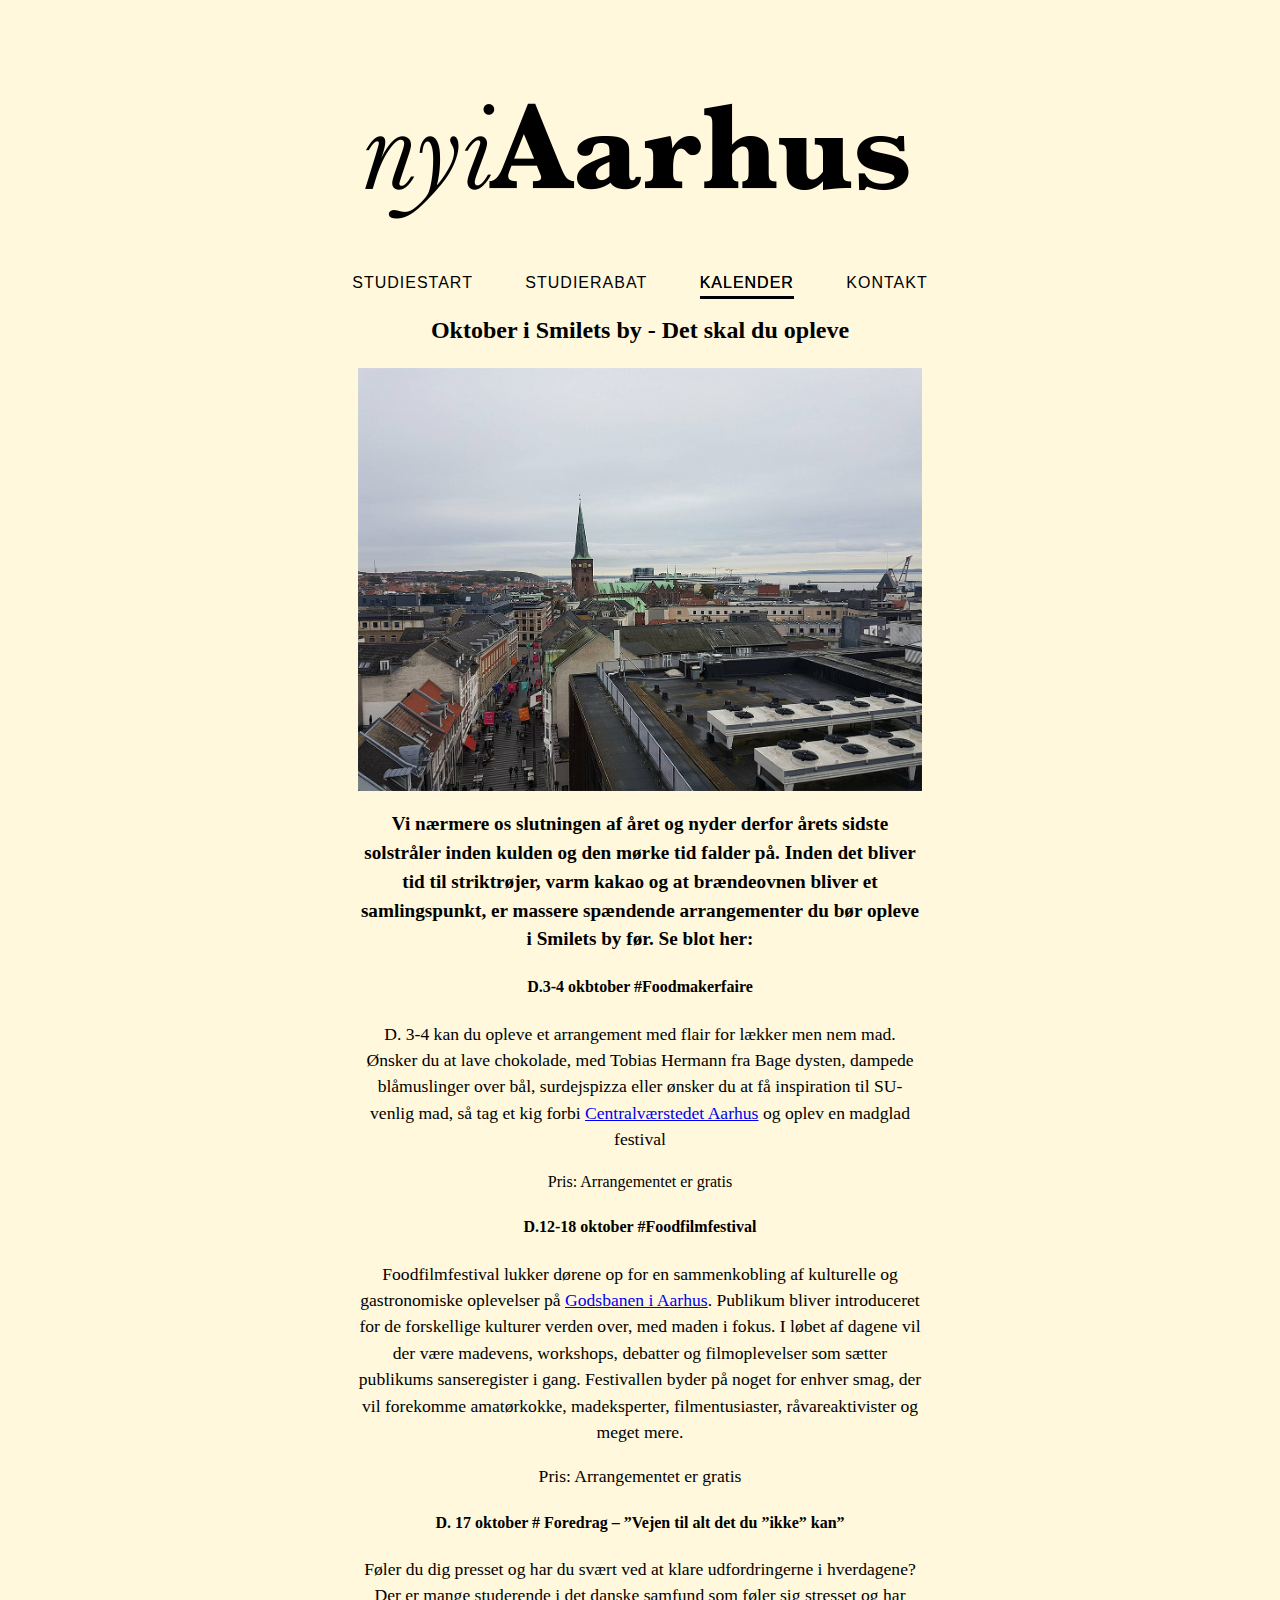
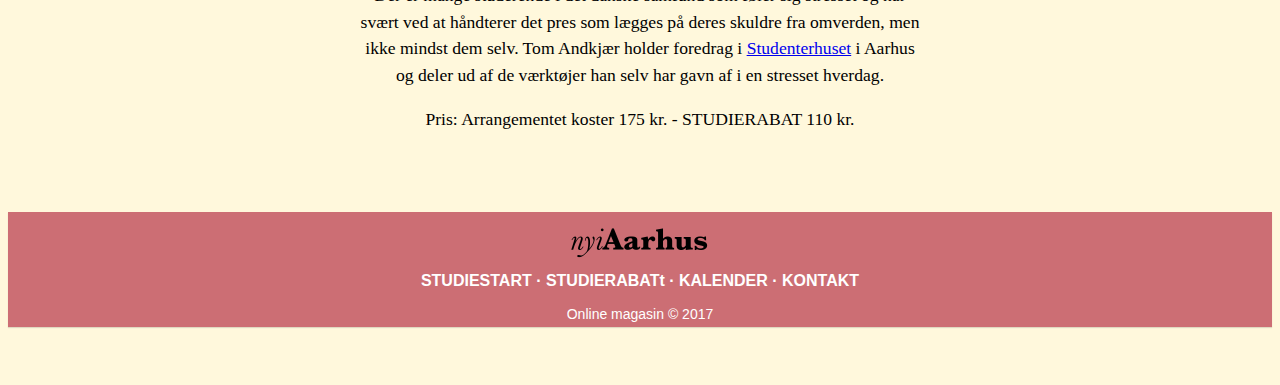
<file: case2/kalender.html>
<!DOCTYPE html>
<html lang="da">

<head>
    <meta charset="utf-8">
    <meta name="viewport" content="width=device-width, intiale-scale=1.0">
    <title>nyiAarhus</title>
    <link rel="stylesheet" type="text/css" href="css/style.css">
    <meta name="description" content="Studiestart, Studieliv, Aarhus, ny, rabat, studierabat, gode råd, spar penge, gratis arrangementer, billigt, oktober">
</head>

<body>
    <header>

        <a href="index.html">
        <img class="logo" src="images/nyiaarhuslogo.png" alt="aarhuslogo"/>
        </a>

    </header>
    <nav>
        <ul class="snip1135">
            <li><a href="studiestart.html" data-hover="Studiestart">Studiestart</a></li>
            <li><a href="studierabat.html" data-hover="Studierabat">Studierabat</a></li>
            <li class="current"><a href="kalender.html" data-hover="Kalender">Kalender</a></li>
            <li><a href="kontakt.html" data-hover="Kontakt">Kontakt</a></li>
        </ul>
    </nav>
    <div class="artikler">
        <h2>Oktober i Smilets by - Det skal du opleve</h2>
        <img class="billederartikler" src="images/sev%C3%A6rdigheder.png" alt="seværdigheder" />

        <p class="resume">Vi nærmere os slutningen af året og nyder derfor årets sidste solstråler inden kulden og den mørke tid falder på. Inden det bliver tid til striktrøjer, varm kakao og at brændeovnen bliver et samlingspunkt, er massere spændende arrangementer du bør opleve i Smilets by før. Se blot her:
        </p>

        <h4>D.3-4 okbtober #Foodmakerfaire</h4>

        <p class="tekst">D. 3-4 kan du opleve et arrangement med flair for lækker men nem mad. Ønsker du at lave chokolade, med Tobias Hermann fra Bage dysten, dampede blåmuslinger over bål, surdejspizza eller ønsker du at få inspiration til SU-venlig mad, så tag et kig forbi <a href="http://www.centralvaerkstedet.dk/">Centralværstedet Aarhus</a> og oplev en madglad festival
        </p>
        <p>Pris: Arrangementet er gratis</p>


        <h4>D.12-18 oktober #Foodfilmfestival</h4>
        <p class="tekst">Foodfilmfestival lukker dørene op for en sammenkobling af kulturelle og gastronomiske oplevelser på <a href="http://godsbanen.dk/">Godsbanen i Aarhus</a>. Publikum bliver introduceret for de forskellige kulturer verden over, med maden i fokus. I løbet af dagene vil der være madevens, workshops, debatter og filmoplevelser som sætter publikums sanseregister i gang. Festivallen byder på noget for enhver smag, der vil forekomme amatørkokke, madeksperter, filmentusiaster, råvareaktivister og meget mere.
        </p>
        <p class="tekst">Pris: Arrangementet er gratis</p>


        <h4>D. 17 oktober # Foredrag – ”Vejen til alt det du ”ikke” kan”</h4>
        <p class="tekst">Føler du dig presset og har du svært ved at klare udfordringerne i hverdagene? Der er mange studerende i det danske samfund som føler sig stresset og har svært ved at håndterer det pres som lægges på deres skuldre fra omverden, men ikke mindst dem selv. Tom Andkjær holder foredrag i
            <a href="https://www.studenterhusaarhus.dk/">Studenterhuset</a> i Aarhus og deler ud af de værktøjer han selv har gavn af i en stresset hverdag.
        </p>
        <p class="tekst">Pris: Arrangementet koster 175 kr. - STUDIERABAT 110 kr.</p>

    </div>


    <footer class="footer-distributed">

        <div class="footer-left">



            <img class="aarhusfooter" src="images/nyiaarhuslogo.png" alt="aarhuslogo" />

            <p class="footer-links">
                <a href="studiestart.html">STUDIESTART</a> ·
                <a href="studierabat.html">STUDIERABATt</a> ·
                <a href="kalender.html">KALENDER</a> ·
                <a href="kontakt.html">KONTAKT</a>


            </p>

            <p class="footer-company-name">Online magasin &copy; 2017</p>

            <div class="footer-icons">



            </div>

        </div>
    </footer>


</body>

</html>
</file>
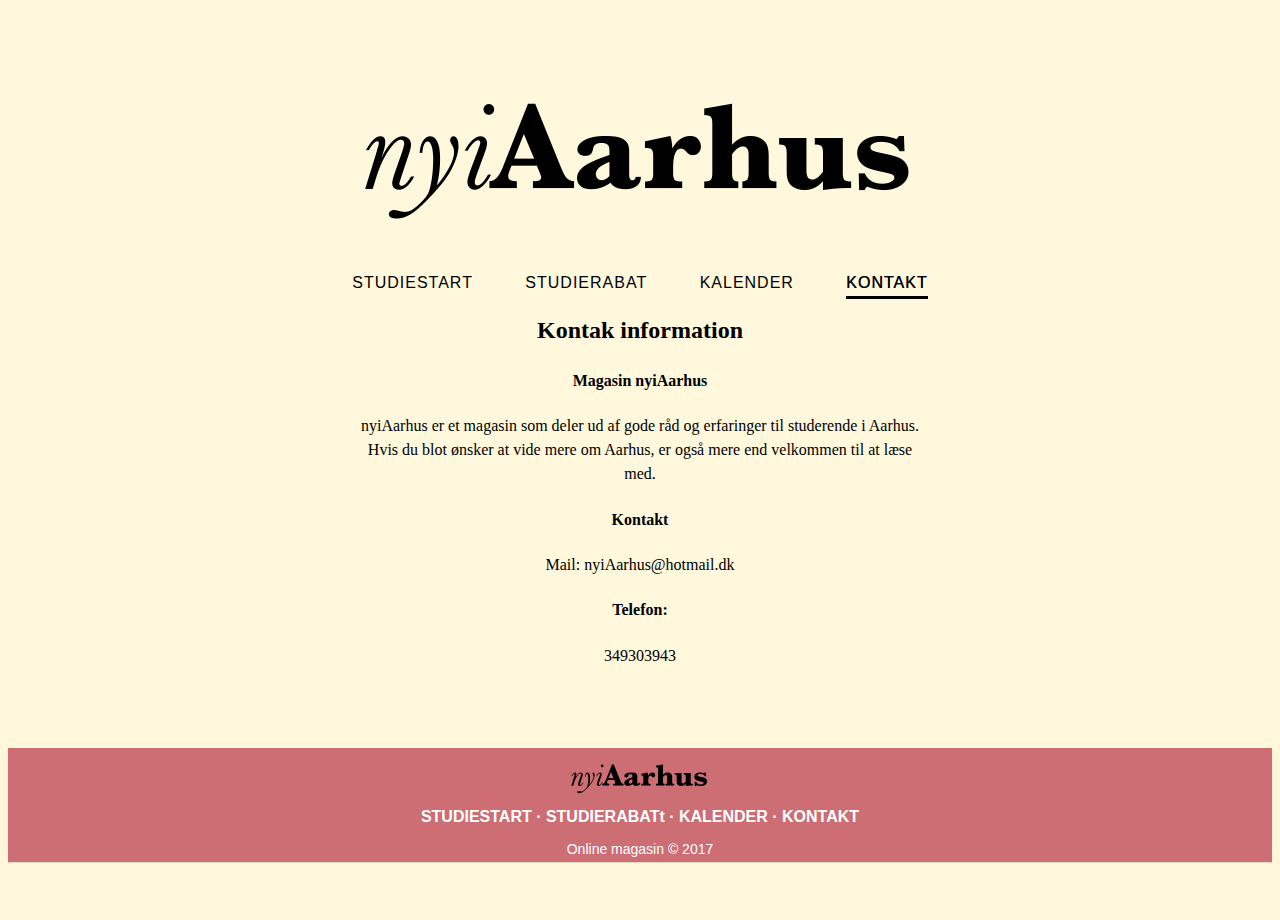
<file: case2/kontakt.html>
<!DOCTYPE html>
<html lang="da">

<head>
    <meta charset="utf-8">
    <meta name="viewport" content="width=device-width, intiale-scale=1.0">
    <title>nyiAarhus</title>
    <link rel="stylesheet" type="text/css" href="css/style.css">
    <meta name="description" content="Studiestart, Studieliv, Aarhus, ny, rabat, studierabat, gode råd, spar penge, gratis arrangementer, billigt, oktober">
</head>

<body>
    <header>
        <a href="index.html">
        <img class="logo" src="images/nyiaarhuslogo.png" alt="aarhuslogo"/>
        </a>

    </header>
    <nav>
        <ul class="snip1135">
            <li><a href="studiestart.html" data-hover="Studiestart">Studiestart</a></li>
            <li><a href="studierabat.html" data-hover="Studierabat">Studierabat</a></li>
            <li><a href="kalender.html" data-hover="Kalender">Kalender</a></li>
            <li class="current"><a href="kontakt.html" data-hover="Kontakt">Kontakt</a></li>
        </ul>
    </nav>
    <div class="artikler">
        <h2>Kontak information</h2>

        <h4>Magasin nyiAarhus</h4>
        <p>
            nyiAarhus er et magasin som deler ud af gode råd og erfaringer til studerende i Aarhus. Hvis du blot ønsker at vide mere om Aarhus, er også mere end velkommen til at læse med.
        </p>


        <h4>Kontakt</h4>
        <p>Mail: nyiAarhus@hotmail.dk</p>


        <h4>Telefon:</h4>
        <p>349303943</p>

    </div>



    <footer class="footer-distributed">

        <div class="footer-left">



            <img class="aarhusfooter" src="images/nyiaarhuslogo.png" alt="aarhuslogo"/>

            <p class="footer-links">
                <a href="studiestart.html">STUDIESTART</a> ·
                <a href="studierabat.html">STUDIERABATt</a> ·
                <a href="kalender.html">KALENDER</a> ·
                <a href="kontakt.html">KONTAKT</a>


            </p>

            <p class="footer-company-name">Online magasin &copy; 2017</p>

            <div class="footer-icons">



            </div>

        </div>
    </footer>




</body>

</html>
</file>
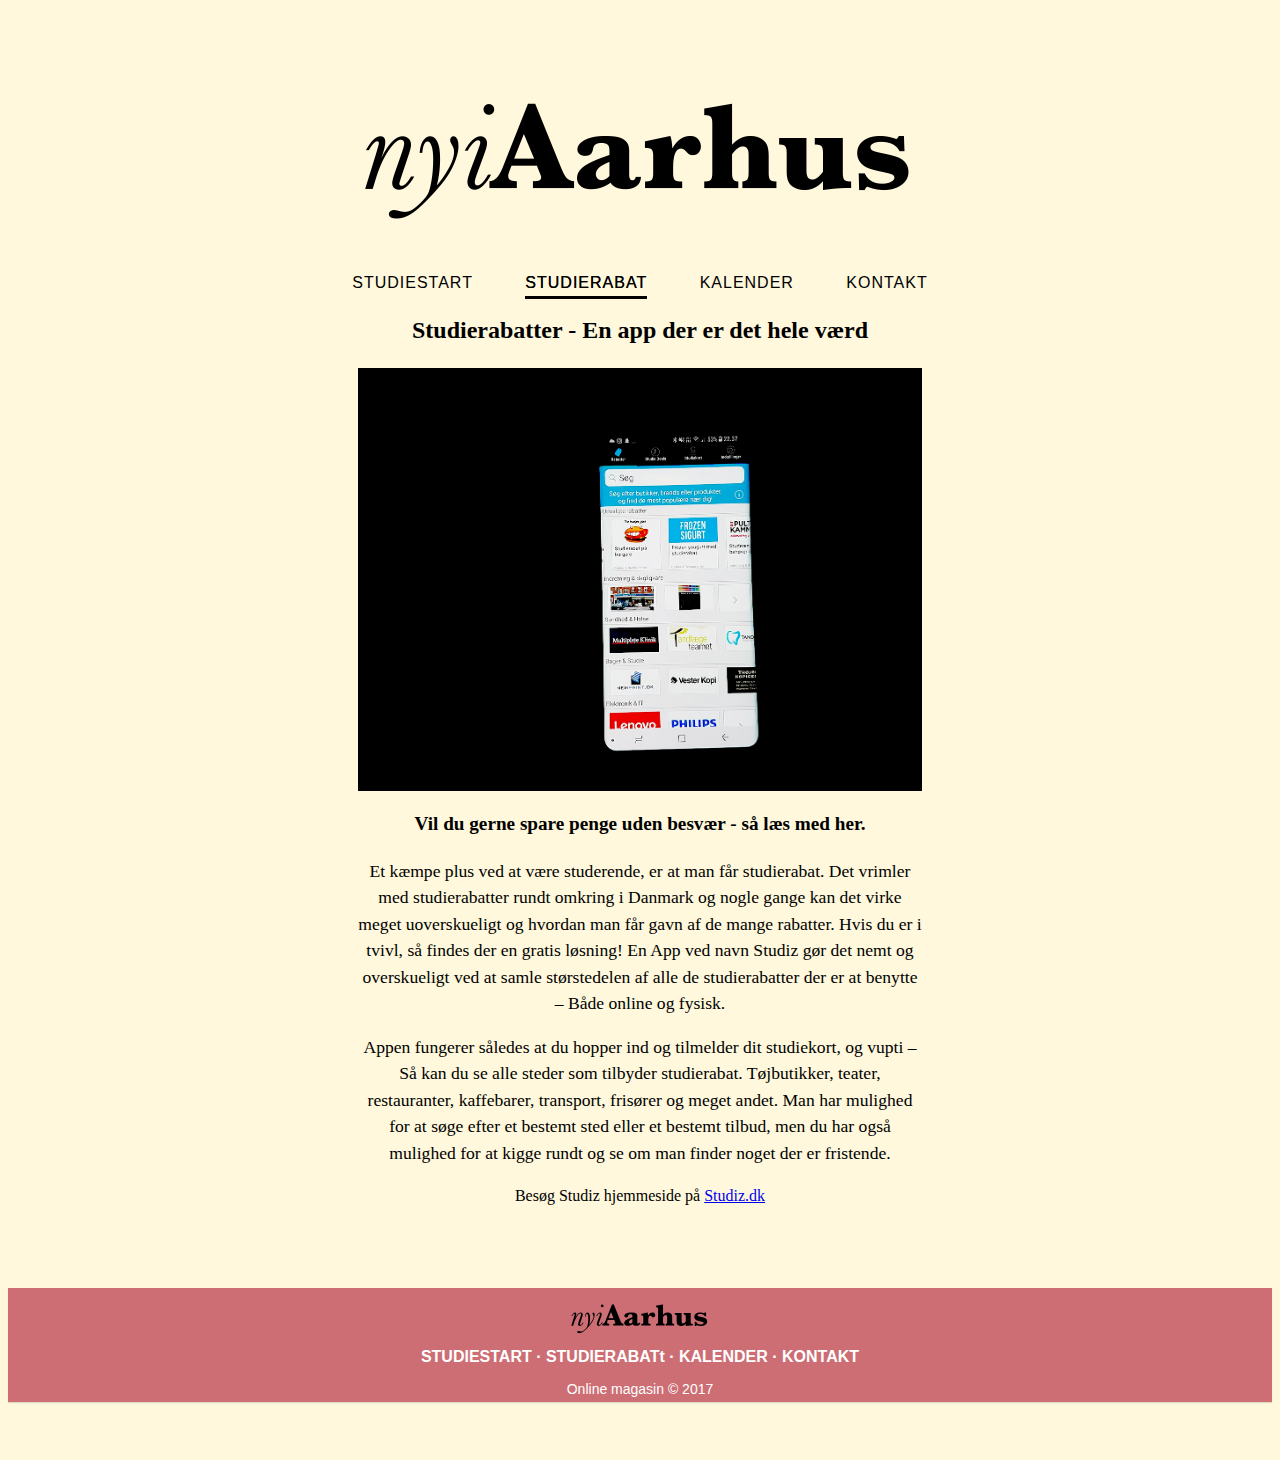
<file: case2/studierabat.html>
<!DOCTYPE html>
<html lang="da">

<head>
    <meta charset="utf-8">
    <meta name="viewport" content="width=device-width, intiale-scale=1.0">
    <title>nyiAarhus</title>
    <link rel="stylesheet" type="text/css" href="css/style.css">
    <meta name="description" content="Studiestart, Studieliv, Aarhus, ny, rabat, studierabat, gode råd, spar penge, gratis arrangementer, billigt, oktober">
</head>

<body>
    <header>
        <a href="index.html">
        <img class="logo" src="images/nyiaarhuslogo.png" alt="aarhuslogo"/>
        </a>
    </header>
    <nav>
        <ul class="snip1135">
            <li><a href="studiestart.html" data-hover="Studiestart">Studiestart</a></li>
            <li class="current"><a href="studierabat.html" data-hover="Studierabat">Studierabat</a></li>
            <li><a href="kalender.html" data-hover="Kalender">Kalender</a></li>
            <li><a href="kontakt.html" data-hover="Kontakt">Kontakt</a></li>
        </ul>
    </nav>
    <div class="artikler">
        <h2>Studierabatter - En app der er det hele værd</h2>
        <img class="billederartikler" src="images/mobileapp.png" alt="mobilapp"/>
        <p class="resume"> Vil du gerne spare penge uden besvær - så læs med her. </p>
        <p class="tekst">
            Et kæmpe plus ved at være studerende, er at man får studierabat. Det vrimler med studierabatter rundt omkring i Danmark og nogle gange kan det virke meget uoverskueligt og hvordan man får gavn af de mange rabatter. Hvis du er i tvivl, så findes der en gratis løsning! En App ved navn Studiz gør det nemt og overskueligt ved at samle størstedelen af alle de studierabatter der er at benytte – Både online og fysisk.
        </p>
        <p class="tekst">Appen fungerer således at du hopper ind og tilmelder dit studiekort, og vupti – Så kan du se alle steder som tilbyder studierabat. Tøjbutikker, teater, restauranter, kaffebarer, transport, frisører og meget andet. Man har mulighed for at søge efter et bestemt sted eller et bestemt tilbud, men du har også mulighed for at kigge rundt og se om man finder noget der er fristende.
        </p>
        <p>Besøg Studiz hjemmeside på <a href="https://www.studiz.dk/">Studiz.dk</a></p>

    </div>

    <footer class="footer-distributed">

        <div class="footer-left">



            <img class="aarhusfooter" src="images/nyiaarhuslogo.png" alt="logoaarhus" />

            <p class="footer-links">
                <a href="studiestart.html">STUDIESTART</a> ·
                <a href="studierabat.html">STUDIERABATt</a> ·
                <a href="kalender.html">KALENDER</a> ·
                <a href="kontakt.html">KONTAKT</a>


            </p>

            <p class="footer-company-name">Online magasin &copy; 2017</p>

            <div class="footer-icons">



            </div>

        </div>
    </footer>



</body>

</html>
</file>
<file: case1/css/style.css>
a {
    text-decoration: none;
}


.baggrund 
{
    background: black;
    
}

.alt-tekst {
   color:white;
    font-family:sans-serif;
}

.billedet {
    width: 90%;
    height: 90%;
}

#logo {
    width: 50%;
    height: 50%
}

/*

@media only screen and (max-width: 768px) {
    
    .billedet {
    width: 90%;
    height: 90%;
}

    }
*/

#billedebod {
    width: 100%;
    height: auto;
}


@import url(https://fonts.googleapis.com/css?family=Lato);
@import url(https://fonts.googleapis.com/css?family=Oswald);
@import url(https://code.ionicframework.com/ionicons/2.0.1/css/ionicons.min.css);
.snip1518 {
  font-family: 'Lato', Arial, sans-serif;
  position: relative;
  float: left;
  overflow: hidden;
  margin: 10px 1%;
  min-width: 250px;
  max-width: 310px;
  width: 100%;
  background-color: #ffffff;
  color: #2B2B2B;
  text-align: center;
  font-size: 16px;
  box-shadow: 0 0 5px rgba(0, 0, 0, 0.15);
}

.snip1518 * {
  -webkit-box-sizing: border-box;
  box-sizing: border-box;
}

.snip1518 img {
  max-width: 100%;
  vertical-align: top;
  position: relative;
}

.snip1518 figcaption {
  padding: 10%;
  padding-bottom: calc(25%);
  background-color: #ffffff;
}

.snip1518 h3 {
  font-family: 'Oswald';

  font-size: 20px;
  font-weight: 400;
  line-height: 24px;
  margin: 3px 0;
}

.snip1518 h5 {
  font-weight: 400;
  margin: 0;
  text-transform: uppercase;
  color: #888;
  letter-spacing: 1px;
}

/*
.snip1518 footer {
  border-top: 1px solid rgba(0, 0, 0, 0.065);
  padding: 0 20px;
  font-size: 13px;
  line-height: 50px;
  text-align: left;
  position: absolute;
  bottom: 0;
  left: 0;
  width: 100%;
}

*/


.snip1518 footer .icons {
  position: absolute;
  right: 20px;
  top: 0;
}

/*
.snip1518 footer .icons > div {
  display: inline-block;
  margin-left: 8px;
}

*/


.snip1518 footer .icons i {
  display: inline-block;
  margin-right: 5px;
  font-size: 1em;
}

.snip1518 a {
  left: 0;
  right: 0;
  top: 0;
  bottom: 0;
  position: absolute;
  z-index: 1;
}


body {
  background-color: #212121;
  padding: 0 5px;
}


.pow {
    text-align: justify;
   
}

function myMap() {
    var mapOptions = {
        center: new google.maps.LatLng(51.5, -0.12),
        zoom: 10,
        mapTypeId: google.maps.MapTypeId.HYBRID
    }
var map = new google.maps.Map(document.getElementById("map"), mapOptions);
}


.stor-tekst {
    font-size: 50px;
}

#blah {
    font-size: 100px;
}


#kapow {
    color:white;
    text-decoration-line: underline;
    text-decoration-style: initial;
    text-decoration-color: initial;
}
</file>
<file: case2/css/style.css>
* {
    box-sizing: border-box;
}


.logo {
    display: block;
    margin-left: auto;
    margin-right: auto;
}

.snip1135 {
    font-family: 'Raleway', Arial, sans-serif;
    text-align: center;
    text-transform: uppercase;
    font-weight: 500;
}

.snip1135 * {
    box-sizing: border-box;
}

.snip1135 li {
    display: inline-block;
    list-style: outside none none;
    margin: 0 1.5em;
    padding: 0;
}

.snip1135 a {
    padding: 0.5em 0;
    color: black;
    position: relative;
    letter-spacing: 1px;
    text-decoration: none;
}

.snip1135 a:before,
.snip1135 a:after {
    position: absolute;
    -webkit-transition: all 0.35s ease;
    transition: all 0.35s ease;
}

.snip1135 a:before {
    bottom: 0;
    display: block;
    height: 3px;
    width: 0%;
    content: "";
    background-color: #000000;
}

.snip1135 a:after {
    left: 0;
    top: 0;
    padding: 0.5em 0;
    position: absolute;
    content: attr(data-hover);
    color: black;
    white-space: nowrap;
    max-width: 0%;
    overflow: hidden;
}

.snip1135 a:hover:before,
.snip1135 .current a:before {
    opacity: 1;
    width: 100%;
}

.snip1135 a:hover:after,
.snip1135 .current a:after {
    max-width: 100%;
}

/* Demo purposes only */

body {

    padding: 50px 0;
    background-color: cornsilk;
}

.snip1135 {
    padding: 0;
}

.aarhus {
    display: block;
    margin-right: auto;
    margin-left: auto;
    width: 78%
}

.artikler {
    margin: 0 350px;
    text-align: center;
    line-height: 1.5;
}

.resume {
    font-weight: bold;
    font-size: 1.2em;
}

.billederartikler {
    display: block;
    margin-right: auto;
    margin-left: auto;
    width:100%
}

.tekst {
    font-size: 1.1em;
}





.snip1534 {
    font-family: 'Muli', sans-serif;
    position: relative;
    display: inline-block;
    overflow: hidden;
    margin: 10px 5px;
    min-width: 230px;
    max-width: 315px;
    width: 100%;
    color: #ffffff;
    text-align: left;
    font-size: 16px;
    background-color: #000000;
}

.snip1534 * {
    -webkit-box-sizing: border-box;
    box-sizing: border-box;
    -webkit-transition: all 0.45s ease;
    transition: all 0.45s ease;
}

.snip1534 img {
    vertical-align: top;
    max-width: 100%;
    backface-visibility: hidden;
    -webkit-filter: grayscale(100%);
    filter: grayscale(100%);
    opacity: 0.75;
}

.snip1534 figcaption {
    z-index: 1;
    align-items: center;
    position: absolute;
    width: 100%;
    top: 0;
    display: flex;
    flex-direction: column;
    justify-content: center;
    background-color: rgba(195, 86, 97, 0.85);
    background-image: -webkit-linear-gradient(left, rgba(0, 0, 0, 0.2) 0%, transparent 100%);
    background-image: linear-gradient(to right, rgba(0, 0, 0, 0.2) 0%, transparent 100%);
    padding: 20px;
}

.snip1534 figcaption:before {
    content: '';
    width: 20px;
    height: 20px;
    background-color: #fff;
    bottom: 0;
    left: 50%;
    -webkit-transform: translate(-50%, 50%) rotate(45deg);
    transform: translate(-50%, 50%) rotate(45deg);
    position: absolute;
}

.snip1534 h3,
.snip1534 h5 {
    margin: 0;
    letter-spacing: 1px;
}

.snip1534 h3 {
    font-family: 'Montserrat', sans-serif;
    text-transform: uppercase;
    font-weight: 400;
}

.snip1534 h5 {
    font-weight: normal;
}

.snip1534 a {
    position: absolute;
    top: 0;
    bottom: 0;
    left: 0;
    right: 0;
    z-index: 1;
}

.snip1534:hover > img,
.snip1534.hover > img {
    opacity: 1;
    -webkit-filter: grayscale(0%);
    filter: grayscale(0%);
}


/* Demo purposes only */

body {
    text-align: center;
}






.footer-distributed {
    background-color: rgba(195, 86, 97, 0.85);
    box-shadow: 0 1px 1px 0 rgba(0, 0, 0, 0.12);
    box-sizing: border-box;
    width: 100%;
    font: bold 16px sans-serif;
    text-align: center;

    padding: 5px 5px 5px;
    margin-top: 80px;
    overflow: hidden;
}

/* Footer left */

/* The company logo */

.footer-distributed h3 {
    color: #ffffff;
    font: normal 36px 'Cookie', cursive;
    margin: 0 0 10px;
}

.footer-distributed h3 span {
    color: #5383d3;
}

/* Footer links */

.footer-distributed .footer-links {
    color: white;
    margin: 0 0 10px;
    padding: 0;
}

.footer-distributed .footer-links a {
    display: inline-block;
    line-height: 1.8;
    text-decoration: none;
    color: inherit;
}

.footer-distributed .footer-company-name {
    color: white;
    font-size: 14px;
    font-weight: normal;
    margin: 0;
}

/* Footer social icons */

/* If you don't want the footer to be responsive, remove these media queries */

@media (max-width: 1000px) {

    .footer-distributed {
        font: bold 14px sans-serif;
    }

    .footer-distributed .footer-company-name {
        font-size: 12px;
    }

    .footer-distributed form input,
    .footer-distributed form textarea {
        width: 250px;
    }

    .footer-distributed form button {
        padding: 10px 35px;
    }

        .footer-distributed {
            padding: 30px;
        }

        .footer-distributed .footer-left,
        .footer-distributed .footer-right {
            float: none;
            max-width: 300px;

        }

        .footer-distributed .footer-left {
            margin-bottom: 40px;
        }

        .footer-distributed form {
            margin-top: 30px;
        }

        .footer-distributed form {
            display: block;
        }

        .footer-distributed form button {
            float: none;
        }
    }

    .aarhusfooter {
        width:200px;
        display: block;
        margin-left: auto;
        margin-right: auto;

    }
</file>
<file: case3/css/style.css>
*{
    margin: 0;
    padding: 0;
}

html {
     font-family: arial, 'Boogaloo', cursive;
}
body {
    text-align: center;
    overflow: auto;
}

.background {
    background-image: url(../images/black_texture.jpg)
}

.bestillingbillede {
    border-style: solid;
    border-color: whitesmoke;
    display: inline-block;
    margin-top: 10%;
    width: 40%;
    border-radius: 10px;
}
 
p {
    color: white;
    margin-top: 1%;
}

h1 {
    color: white;
    margin-top: 10%;
}

h2 {
    color: white;
    margin-top: 10%;
}
.h21 {
    text-align: justify;
    margin-left: 2%;
}

.copyright {
    padding-top: 3%;
}

.logo {
    margin-top: 5%;
    margin-right: 10%;
    width: 40%;
}

 .bestillingstekst a {
        text-decoration: none;
        color: red;
    }
    
    .contacttext a {
        text-decoration: none;
        color: red;
    }

.burger {
    width: 50%;
    float: left;
    margin-left: 2%;
    margin-top: 2%;
    border: solid;
    border-color: white;
    border-radius: 10px;
}

.clearfix {
    clear: both;
}   

.copyright {
    margin-left: 2%;
    padding-top: 2%;
}
    
    .menu {
    font-family: 'Boogaloo', cursive;
    text-align: center;
    text-transform: uppercase;
    background: transparent;
    list-style-type: none;
    padding: 0;
        margin-top: 5%;
}

.menu li {
    list-style: none;
    margin-top: 20px;
    padding-left: 5px;
}

.menu a{
    text-decoration: none;
    padding-top: 10px;
    padding-left: 5px;
    padding-bottom: 10px;
    padding-right: 5px;
   background-color: rgba(0, 0, 0, 0.8);
    color: white;
    font-weight: bold;
    display: block;
    margin-left: 25%;
    margin-right: 25%;
}

.menu a:hover {
    background-color: grey;
}

.images {
    width: 97%;
    margin-top: 5%;
    border: solid;
    border-color: white;
    border-radius: 10px;
}

footer {
    margin-top: 10%;
    margin-left: 3%;
    margin-bottom: 3%;
}

.sideoverskrift {
    margin-right: 15%;
}

.voreshistorie {
    margin-top: 10%;
}

/* burger menu */

.overlay {
    height: 100%;
    width: 0;
    position: fixed;
    z-index: 1;
    top: 0;
    left: 0;
    background-color: rgb(0,0,0);
    background-color: rgba(0,0,0, 0.9);
    overflow-x: hidden;
    transition: 0.5s;
}

.overlay-content {
    position: relative;
    top: 25%;
    width: 100%;
    text-align: center;
    margin-top: 30px;
}

.overlay a {
    padding: 8px;
    text-decoration: none;
    font-size: 36px;
    color: #818181;
    display: block;
    transition: 0.3s;
}

.overlay a:hover, .overlay a:focus {
    color: white;
}

.overlay .closebtn {
    position: absolute;
    top: 20px;
    right: 45px;
    font-size: 60px;
}

span{
    color: white;
    float: left;
    padding: 2%;
}


@media screen and (max-height: 768px) {
    .overlay a {font-size: 20px}
    .overlay .closebtn {
        font-size: 40px;
        top: 15px;
        right: 35px;
    }
    .overlay .overlay-content .pc-logo {
        display: none;
    }
  
    .index {
    background-image: url('../images/burger-kopi.png');
    background-repeat: no-repeat;
    background-size: 250%;
}
    
      footer {
        clear: both;
        width: 100%;
        height: 20%;
        margin-left:auto;
        text-align: center;
        background-image: url(../images/darktexture.jpg);
        margin-bottom: 0;
}   
}

.webtext {
    display: none;
}

iframe {
    display: none;
}

.bestillingsbillede {
    width: 20%;
}

.bestillingsbillede1 {
    display: none;
}

.copyright {
    padding-top: 5%;
    padding-bottom: 5%;
}

.voreshistorie {
    display: none;
}

@media screen and (min-width: 769px) {
    .overlay {
        position: relative;
        top:auto;
        left:auto;
        width:100%
    }
    .overlay .closebtn {
        display:none;
    }
    .overlay .overlay-content {
        top:auto!important;
        margin: 0;
        padding: 15px 0;
    }
    .overlay .overlay-content a.vis-ikke {
        display: none;
    }
    .overlay .overlay-content .pc-logo {
       display: inline-block;
    }
    .overlay .overlay-content .pc-logo,
    .overlay .overlay-content a {
        display: inline-block;
    }
    
   .index {
    background: url(../images/burgerdekstop1.jpg);
    background-size: 100%;
       background-repeat: no-repeat;
}
    .logo {
        display: none;
    }
    
    
    .menu a {
        display:none;
    }
    
    span {
        display: none
    }
    
    .h1web {
        margin-top: 10%;
        margin-bottom: 5%;
    }
    
    .sideoverskrift {
        display: none;
    }
    
    footer {
        clear: both;
        width: 100%;
        margin-left:auto;
        text-align: justify;
        background-image: url(../images/darktexture.jpg);
        margin-bottom: 0;
}
     .footertext {
        width: 80%;
        margin-left: 5%;
        text-align: justify;
         margin-bottom: 3%;
         margin-top: 3%;
         padding-top: 3%;
         padding-bottom: 3%;
    }
    
    .footersamling {
        display: inline-block;
        width: 100%;
    }
    
    .logofooter {
        display: inline-block;
        margin-left: 10%;
    }
    
    .footersamling2 {
        display: inline-block;
        margin-left: 10%;
        text-align: center;
        margin-bottom: 3%;
    }
    
    .footersamling3 {
        display: inline-block;
        text-align: center;
        margin-left: 10%;
    }
    
    .media {
        display: inline-block;
        margin-left: 20%
    }
    
    .overlay {
        background-image: url(../images/black_texture.jpg);
    }
    
    .contacttext {
        width: 20%;
        display: inline-block;
        font-size: 93%;
    }
    
    iframe {
        margin-left: 5%;
    }
    
    .bestillingbillede {
        display: inline-block;
        width: 20%
    }
    
    .bestillingstekst {
        display: inline-block;
        width: 20%;
        font-size: 200%
    }
    
    .burger {
    width: 30%;
    float: left;
    margin-left: 10%;
    margin-top: 1%;
    margin-bottom: 3%;
    border: solid;
    border-color: white;
    border-radius: 10px;
}
    
    .h21 {
    margin-left: 10%;
    font-size: 200%;
    
}
    .p1 {
        text-align: justify;
        float: right;
        margin-right: 15%;
        margin-top: 5%;
        font-size: 150%
    }
    
    .p2 {
        display: inline-block;
        float: left;
        margin-left: 10%;
        margin-top: 5%;
        font-size: 150%
    }
    
    .webtext {
        display: inherit;
    }

    .bestillingsbillede1 {
        display: inherit;
        display: inline-block;
    }
    
    .images {
        width: 60%;
        margin-top: 4%;
    }
    
    .voreshistorie {
        width: 50%;
        margin-left: 25%;
        margin-top: 1%;
    }
    
    .transbox {
        width: 30%;
        background-color: black;
        opacity: 0.8;
        margin-left: 10%;
    
    }
    
    .transbox p {
      padding-left: 5%;
    }

    .copyright {
        padding-top: 2%;
        padding-bottom: 2%;
    }
    
    .voreshistorie {
        display: inherit;
    }
    
    iframe {
        display: inherit;
        display: inline-block;
    }
}
</file>
<file: case4eksamen/css/style.css>
/*Disse ting er ens for både mobil og computer*/

* {
    box-sizing: border-box;
}


body {
    background-color: #e2e4da;
    margin: 0;
}


header {
    background-color: #ffff;
    position: fixed;
    width: 100%;
    top: 0;
    overflow: hidden;
}


.logoheader {
    float: left;
}


.forsidebillede {
    display: block;
    margin-right: auto;
    margin-left: auto;
}


footer img {
    width: 30px;
    margin: 0 3% 0 3%;
}


footer {
    background-color: #ffffff;
    padding-top: 20px;
    padding-bottom: 20px;
    width: 100%;
    margin-top: 30px;
    text-align: center;
}


h1 {
    font-size: 1.4em;
    margin-top: 10%;
    font-family: 'arial';
    text-transform: uppercase;
}


h2 {
    font-size: 1.1em;
    margin-left: 0%;
    margin-top: 3%;
    font-family: 'arial';
    text-transform: uppercase;
}




/*Burger menu til mobilversion*/

@media screen and (max-width:768px) {
    /* burgermenu tager fra Eduardo Boucas´s codepen med ændringer (https://codepen.io/eduardoboucas/pen/BNyKwO)*/
    .burger {
        float: right;
        display: block;
        border: 0;
        background: none;
        outline: 0;
        padding: 0;
        cursor: pointer;
        border-bottom: 4px solid currentColor;
        width: 30px;
        transition: border-bottom 1s ease-in-out;
        -webkit-transition: border-bottom 1s ease-in-out;
    }
    .burger::-moz-focus-inner {
        border: 0;
        padding: 0;
    }


    .burger:before {
        content: "";
        display: block;
        border-bottom: 4px solid currentColor;
        width: 100%;
        margin-bottom: 5px;
        transition: -webkit-transform 0.5s ease-in-out;
        transition: transform 0.5s ease-in-out;
        transition: transform 0.5s ease-in-out, -webkit-transform 0.5s ease-in-out;
        -webkit-transition: -webkit-transform 0.5s ease-in-out;
    }


    .burger:after {
        content: "";
        display: block;
        border-bottom: 4px solid currentColor;
        width: 100%;
        margin-bottom: 5px;
        transition: -webkit-transform 0.5s ease-in-out;
        transition: transform 0.5s ease-in-out;
        transition: transform 0.5s ease-in-out, -webkit-transform 0.5s ease-in-out;
        -webkit-transition: -webkit-transform 0.5s ease-in-out;
    }



    .burger-check {
        display: none;
    }



    .burger-check:checked ~ .burger {
        border-bottom: 4px solid transparent;
        transition: border-bottom 0.8s ease-in-out;
        -webkit-transition: border-bottom 0.8s ease-in-out;
    }


    .burger-check:checked ~ .burger:before {
        transform: rotate(-405deg) translateY(1px) translateX(-3px);
        -webkit-transform: rotate(-405deg) translateY(1px) translateX(-3px);
        transition: -webkit-transform 0.5s ease-in-out;
        transition: transform 0.5s ease-in-out;
        transition: transform 0.5s ease-in-out, -webkit-transform 0.5s ease-in-out;
        -webkit-transition: -webkit-transform 0.5s ease-in-out;
    }


    .burger-check:checked ~ .burger:after {
        transform: rotate(405deg) translateY(-4px) translateX(-5px);
        -webkit-transform: rotate(405deg) translateY(-4px) translateX(-5px);
        transition: -webkit-transform 0.5s ease-in-out;
        transition: transform 0.5s ease-in-out;
        transition: transform 0.5s ease-in-out, -webkit-transform 0.5s ease-in-out;
        -webkit-transition: -webkit-transform 0.5s ease-in-out;
    }

    .navigation {
        overflow: hidden;
        max-height: 0;
        -webkit-transition: max-height 0.5s ease-in-out;
        transition: max-height 0.5s ease-in-out;
    }


    .burger-check:checked ~ .navigation {
        max-height: 500px;
        -webkit-transition: max-height 0.5s ease-in-out;
        transition: max-height 0.5s ease-in-out;
    }


    a {
        color: inherit;
    }




    /*mobilmenu*/
    .menu {
        margin: 40px;
        padding: 0;
        font-family: 'arial', sans-serif;
        font-style: normal;
        font-size: 10px;
        text-align: center;
        text-transform: uppercase;
    }


    .menu li {
        list-style: none;
        font-size: 15px;
        padding: 5px 0;
    }

    .menu li a {
        text-decoration: none;
    }


    .menu li a:hover {
        text-decoration: underline;
    }



    /*Her begynder sin egen redigering*/
    .indhold {
        margin-top: 80px;
    }


    /*header*/
    header {
        padding: 10px 10px 30px 10px;
    }


    /*tekst*/
    .tekst {
        line-height: 1.5;
        font-family: 'arial';
        margin-left: 3%;
        margin-right: 10%;
    }


    .kontakt {
        text-align: center;
        line-height: 1.5;
        font-family: 'arial';
        margin-left: 4%;
        margin-right: 4%;
    }

    .brodtext {
        display: none;
    }


    .tekstforside {
        display: none;
    }


    .cases p {
        width: 85%;
    }


    .tekst {
        text-align: center;
    }


    .tekstcase1 {
        line-height: 2.0em;
        font-family: 'arial';
        margin: 10px 0 100px;
        padding: 20px 0 0 10px;
    }



    /*Billeder*/
    .forsidebillede {
        width: 90%;
        margin-top: 20%;
    }


    .logoheader {
        width: 60px;
        position: fixed;
    }


    .designcase1 {
        display: none;
    }


    .designcase2 {
        display: none;
    }


    .migselv {
        display: none;
    }


    .mnbillede {
        width: 120px;
        margin-left: 35%;
    }


    .designcase1 img {
        width: 120px;
        height: 90px;
        border: 1px solid #000000;
    }

}

/*computer*/

@media screen and (min-width:769px) {

    .burger-check {
        display: none;
    }


    .menu {
        list-style-type: none;
        margin: 0;
        padding: 0;
        overflow: hidden;
        margin-right: 30px;
        margin-bottom: 10px;
        font-family: 'arial';
        font-size: 15px;
        text-transform: uppercase;
        margin-top: 80px;

    }


    .menu li {
        float: right;
        display: inline;
        margin-left: 10px;
        border-top-left-radius: 5px;
        border-bottom-left-radius: 5px;
        border-top-right-radius: 5px;
        border-bottom-right-radius: 5px;
        overflow: hidden;
    }


    .menu li a {
        display: inline-block;
        text-align: center;
        padding: 5px 18px;
        text-decoration: none;
        color: #000000;
    }


    .menu li a:hover {
        color: #e2e4da;
        background-color: #000000;
    }


    .menu .active {
        color: #ffffff;
    }


    .menu li.ommigmenu {
        display: none;
    }


    header {
        margin-bottom: 40px;
    }


    .indhold {
        margin-top: 70px;
    }


    .kontakt {
        text-align: center;
        line-height: 1.5;
        font-family: 'arial';
        margin-left: 10%;
        margin-right: 10%;
        margin-top: 10%;
    }


    .logoheader {
        width: 130px;
        position: fixed;
        margin-left: 20px;
        margin-top: 20px;
    }


    .brodtext p {
        font-family: 'arial';
        line-height: 1.5;
    }


    .brodtext {
        width: 50%;
    }


    .brodtext h1 {
        text-align: center;
    }


    .mitnavn {
        font-weight: bold;
        text-align: center;
    }


    .tekst {
        margin: 0 15%;
    }


    .migselv {
        float: right;
        width: 200px;
        margin-top: 40px;
    }


    .forsidebillede {
        width: 45%;
        margin-top: 12%;
    }


    .tekstcase1 {
        line-height: 2.0em;
        font-family: 'arial';
        margin: 0 15%;
        padding: 20px 0 0 0;
    }


    .tekstcase1 p {
        width: 50%;
    }


    .cases img {
        float: right;
        padding-right: 15px;
    }


    .caseimage {
        width: 150px;
    }


    .designimage1 {
        width: 190px;
    }


    .designimage2 {
        width: 190px;
    }


    .pccase2 {
        width: 350px;
    }


    .case2virk {
        width: 300px;
    }


    .case2design {
        width: 200px;
    }


    .case3design {
        width: 250px;
    }


    .designcase3 {
        width: 150px;
    }


    .virkcase3 {
        width: 300px;
    }


    .konklusioncase3 {
        width: 300px;
    }


    .interaktioncase2 {
        width: 300px;
    }
}
</file>
<file: case4eksamen/case4eksamen/css/style.css>
/*Disse ting er ens for både mobil og computer*/

* {
    box-sizing: border-box;
}


body {
    background-color: #e2e4da;
    margin: 0;
}


header {
    background-color: #ffffff;
    position: fixed;
    width: 100%;
    top: 0;
    overflow: hidden;
}


.logoheader {
    float: left;
}


.forsidebillede {
    display: block;
    margin-right: auto;
    margin-left: auto;
}


footer img {
    width: 30px;
    margin: 0 3% 0 3%;
}


footer {
    background-color: #ffffff;
    padding-top: 30px;
    padding-bottom: 20px;
    width: 100%;
    margin-top: 0px;
    text-align: center;
}


h1 {
    font-size: 1.4em;
    margin-top: 10%;
    font-family: 'arial';
    text-transform: uppercase;
}


h2 {
    font-size: 1.1em;
    margin-left: 0%;
    margin-top: 3%;
    font-family: 'arial';
    text-transform: uppercase;
}




/*Burger menu til mobilversion*/

@media screen and (max-width:768px) {
    /* burgermenu tager fra Eduardo Boucas´s codepen med ændringer (https://codepen.io/eduardoboucas/pen/BNyKwO)*/
    .burger {
        float: right;
        display: block;
        border: 0;
        background: none;
        outline: 0;
        padding: 0;
        cursor: pointer;
        border-bottom: 4px solid currentColor;
        width: 30px;
        transition: border-bottom 1s ease-in-out;
        -webkit-transition: border-bottom 1s ease-in-out;
    }
    .burger::-moz-focus-inner {
        border: 0;
        padding: 0;
    }


    .burger:before {
        content: "";
        display: block;
        border-bottom: 4px solid currentColor;
        width: 100%;
        margin-bottom: 5px;
        transition: -webkit-transform 0.5s ease-in-out;
        transition: transform 0.5s ease-in-out;
        transition: transform 0.5s ease-in-out, -webkit-transform 0.5s ease-in-out;
        -webkit-transition: -webkit-transform 0.5s ease-in-out;
    }


    .burger:after {
        content: "";
        display: block;
        border-bottom: 4px solid currentColor;
        width: 100%;
        margin-bottom: 5px;
        transition: -webkit-transform 0.5s ease-in-out;
        transition: transform 0.5s ease-in-out;
        transition: transform 0.5s ease-in-out, -webkit-transform 0.5s ease-in-out;
        -webkit-transition: -webkit-transform 0.5s ease-in-out;
    }



    .burger-check {
        display: none;
    }



    .burger-check:checked ~ .burger {
        border-bottom: 4px solid transparent;
        transition: border-bottom 0.8s ease-in-out;
        -webkit-transition: border-bottom 0.8s ease-in-out;
    }


    .burger-check:checked ~ .burger:before {
        transform: rotate(-405deg) translateY(1px) translateX(-3px);
        -webkit-transform: rotate(-405deg) translateY(1px) translateX(-3px);
        transition: -webkit-transform 0.5s ease-in-out;
        transition: transform 0.5s ease-in-out;
        transition: transform 0.5s ease-in-out, -webkit-transform 0.5s ease-in-out;
        -webkit-transition: -webkit-transform 0.5s ease-in-out;
    }


    .burger-check:checked ~ .burger:after {
        transform: rotate(405deg) translateY(-4px) translateX(-5px);
        -webkit-transform: rotate(405deg) translateY(-4px) translateX(-5px);
        transition: -webkit-transform 0.5s ease-in-out;
        transition: transform 0.5s ease-in-out;
        transition: transform 0.5s ease-in-out, -webkit-transform 0.5s ease-in-out;
        -webkit-transition: -webkit-transform 0.5s ease-in-out;
    }

    .navigation {
        overflow: hidden;
        max-height: 0;
        -webkit-transition: max-height 0.5s ease-in-out;
        transition: max-height 0.5s ease-in-out;
    }


    .burger-check:checked ~ .navigation {
        max-height: 500px;
        -webkit-transition: max-height 0.5s ease-in-out;
        transition: max-height 0.5s ease-in-out;
    }


    a {
        color: inherit;
    }




    /*mobilmenu*/
    .menu {
        margin: 40px;
        padding: 0;
        font-family: 'arial', sans-serif;
        font-style: normal;
        font-size: 10px;
        text-align: center;
        text-transform: uppercase;
    }


    .menu li {
        list-style: none;
        font-size: 15px;
        padding: 5px 0;
    }

    .menu li a {
        text-decoration: none;
    }


    .menu li a:hover {
        text-decoration: underline;
    }



    /*Her begynder sin egen redigering*/
    .indhold {
        margin-top: 80px;
    }


    /*header*/
    header {
        padding: 10px 10px 30px 10px;
    }


    /*tekst*/
    .tekst {
        line-height: 1.5;
        font-family: 'arial';
        margin-left: 3%;
        margin-right: 10%;
    }


    .kontakt {
        text-align: center;
        line-height: 1.5;
        font-family: 'arial';
        margin-left: 4%;
        margin-right: 4%;
    }

    .brodtext {
        display: none;
    }


    .tekstforside {
        display: none;
    }


    .cases p {
        width: 85%;
    }


    .tekst {
        text-align: center;
    }


    .tekstcase1 {
        line-height: 2.0em;
        font-family: 'arial';
        margin: 10px 0 100px;
        padding: 20px 0 0 10px;
    }



    /*Billeder*/
    .forsidebillede {
        width: 90%;
        margin-top: 20%;
    }


    .logoheader {
        width: 60px;
        position: fixed;
    }


    .designcase1 {
        display: none;
    }


    .designcase2 {
        display: none;
    }


    .migselv {
        display: none;
    }


    .mnbillede {
        width: 120px;
        margin-left: 35%;
    }


    .designcase1 img {
        width: 120px;
        height: 90px;
        border: 1px solid #000000;
    }

}

/*computer*/

@media screen and (min-width:769px) {

    .burger-check {
        display: none;
    }


    .menu {
        list-style-type: none;
        margin: 0;
        padding: 0;
        overflow: hidden;
        margin-right: 30px;
        margin-bottom: 10px;
        font-family: 'arial';
        font-size: 15px;
        text-transform: uppercase;
        margin-top: 80px;

    }


    .menu li {
        float: right;
        display: inline;
        margin-left: 10px;
        border-top-left-radius: 5px;
        border-bottom-left-radius: 5px;
        border-top-right-radius: 5px;
        border-bottom-right-radius: 5px;
        overflow: hidden;
    }


    .menu li a {
        display: inline-block;
        text-align: center;
        padding: 5px 18px;
        text-decoration: none;
        color: #000000;
    }


    .menu li a:hover {
        color: #e2e4da;
        background-color: #000000;
    }


    .menu .active {
        color: #ffffff;
    }


    .menu li.ommigmenu {
        display: none;
    }


    header {
        margin-bottom: 40px;
    }


    .indhold {
        margin-top: 70px;
    }


    .kontakt {
        text-align: center;
        line-height: 1.5;
        font-family: 'arial';
        margin-left: 10%;
        margin-right: 10%;
        margin-top: 10%;
    }


    .logoheader {
        width: 130px;
        position: fixed;
        margin-left: 20px;
        margin-top: 20px;
    }


    .brodtext p {
        font-family: 'arial';
        line-height: 1.5;
    }


    .brodtext {
        width: 50%;
    }


    .brodtext h1 {
        text-align: center;
    }


    .mitnavn {
        font-weight: bold;
        text-align: center;
    }


    .tekst {
        margin: 0 15%;
    }


    .migselv {
        float: right;
        width: 200px;
        margin-top: 40px;
    }


    .forsidebillede {
        width: 700px;
        margin-top: 12%;
    }


    .tekstcase1 {
        line-height: 2.0em;
        font-family: 'arial';
        margin: 0 15%;
        padding: 20px 0 0 0;
    }


    .tekstcase1 p {
        width: 50%;
    }


    .cases img {
        float: right;
        padding-right: 15px;
    }


    .caseimage {
        width: 150px;
    }


    .designimage1 {
        width: 190px;
    }


    .designimage2 {
        width: 190px;
    }


    .pccase2 {
        width: 350px;
    }


    .case2virk {
        width: 300px;
    }


    .case2design {
        width: 200px;
    }


    .case3design {
        width: 250px;
    }


    .designcase3 {
        width: 150px;
    }


    .virkcase3 {
        width: 300px;
    }


    .konklusioncase3 {
        width: 300px;
    }


    .interaktioncase2 {
        width: 300px;
    }
}
</file>
